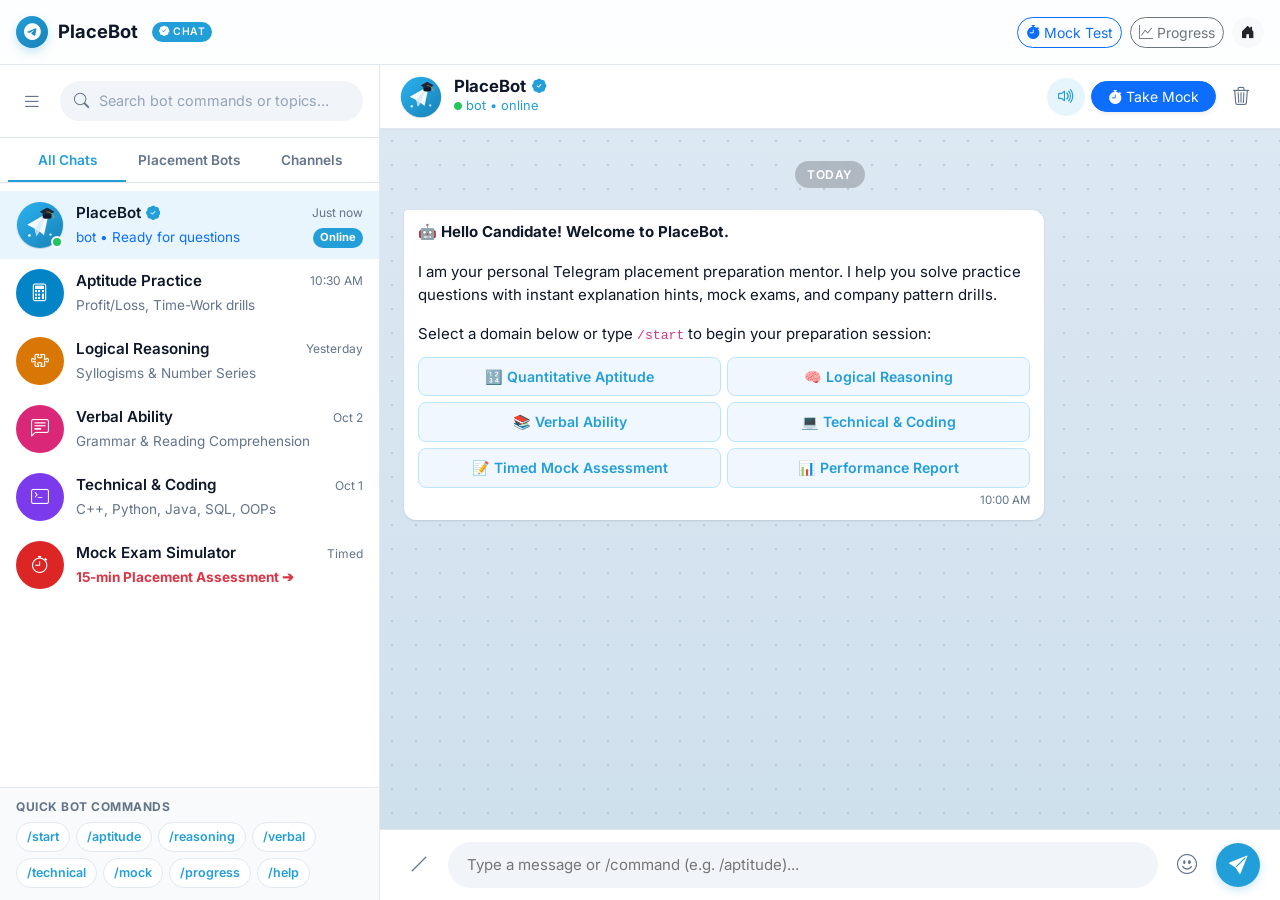
<file: chat.html>
<!DOCTYPE html>
<html lang="en">
<head>
  <meta charset="UTF-8">
  <meta name="viewport" content="width=device-width, initial-scale=1.0">
  <title>PlaceBot – Telegram Placement Preparation Chatbot</title>
  <meta name="description" content="Simulated Telegram chatbot interface for college placement preparation with interactive questions, inline keyboards and instant grading.">
  
  <!-- Google Fonts: Inter -->
  <link rel="preconnect" href="https://fonts.googleapis.com">
  <link rel="preconnect" href="https://fonts.gstatic.com" crossorigin>
  <link href="https://fonts.googleapis.com/css2?family=Inter:wght@400;500;600;700;800&display=swap" rel="stylesheet">
  
  <!-- Bootstrap 5 CSS -->
  <link href="https://cdn.jsdelivr.net/npm/bootstrap@5.3.3/dist/css/bootstrap.min.css" rel="stylesheet">
  
  <!-- Bootstrap Icons -->
  <link rel="stylesheet" href="https://cdn.jsdelivr.net/npm/bootstrap-icons@1.11.3/font/bootstrap-icons.min.css">
  
  <!-- Custom Styles -->
  <link rel="stylesheet" href="css/style.css">
  <link rel="stylesheet" href="css/chat.css">
  <link rel="stylesheet" href="css/responsive.css">
</head>
<body style="background: #e6eef5; overflow-y: hidden;">

  <!-- Compact App Header -->
  <nav class="navbar navbar-expand-lg navbar-placebot py-2" style="height: 65px;">
    <div class="container-fluid px-3">
      <a class="navbar-brand navbar-brand-custom" href="index.html">
        <div class="brand-icon-wrap" style="width: 32px; height: 32px; font-size: 1.05rem;">
          <i class="bi bi-telegram"></i>
        </div>
        <span style="font-size: 1.15rem;">PlaceBot</span>
        <span class="brand-badge"><i class="bi bi-patch-check-fill"></i> CHAT</span>
      </a>

      <div class="d-flex align-items-center gap-2">
        <a href="quiz.html" class="btn btn-sm btn-outline-primary rounded-pill d-none d-sm-inline-flex align-items-center gap-1">
          <i class="bi bi-stopwatch-fill"></i> Mock Test
        </a>
        <a href="progress.html" class="btn btn-sm btn-outline-secondary rounded-pill d-none d-sm-inline-flex align-items-center gap-1">
          <i class="bi bi-graph-up"></i> Progress
        </a>
        <a href="index.html" class="btn btn-sm btn-light rounded-circle" title="Exit to Home">
          <i class="bi bi-house-door-fill text-dark"></i>
        </a>
      </div>
    </div>
  </nav>

  <!-- Telegram Desktop / Web Application Workspace -->
  <div class="telegram-app-container">

    <!-- ================= LEFT SIDEBAR ================= -->
    <aside class="tg-sidebar" id="tgSidebar">
      <!-- Search Bar -->
      <div class="tg-sidebar-header">
        <button class="sidebar-menu-btn" title="Menu">
          <i class="bi bi-list"></i>
        </button>
        <div class="sidebar-search-box">
          <i class="bi bi-search"></i>
          <input type="text" placeholder="Search bot commands or topics...">
        </div>
      </div>

      <!-- Tabs -->
      <div class="tg-chat-tabs">
        <div class="tg-chat-tab active">All Chats</div>
        <div class="tg-chat-tab">Placement Bots</div>
        <div class="tg-chat-tab">Channels</div>
      </div>

      <!-- Chats List -->
      <div class="tg-chat-list">
        <!-- Main Bot -->
        <a href="#" class="tg-chat-item active" data-channel="all">
          <div class="tg-avatar-wrap">
            <img src="images/bot-avatar.svg" alt="PlaceBot" class="tg-avatar">
            <span class="status-dot"></span>
          </div>
          <div class="tg-chat-info">
            <div class="tg-chat-topline">
              <span class="tg-chat-name">
                PlaceBot <i class="bi bi-patch-check-fill verified-icon"></i>
              </span>
              <span class="tg-chat-time">Just now</span>
            </div>
            <div class="tg-chat-preview">
              <span class="tg-chat-lastmsg text-primary">bot • Ready for questions</span>
              <span class="tg-chat-badge">Online</span>
            </div>
          </div>
        </a>

        <!-- Aptitude Channel -->
        <a href="#" class="tg-chat-item" data-channel="aptitude">
          <div class="tg-avatar-wrap">
            <div class="tg-avatar cat-aptitude"><i class="bi bi-calculator"></i></div>
          </div>
          <div class="tg-chat-info">
            <div class="tg-chat-topline">
              <span class="tg-chat-name">Aptitude Practice</span>
              <span class="tg-chat-time">10:30 AM</span>
            </div>
            <div class="tg-chat-preview">
              <span class="tg-chat-lastmsg">Profit/Loss, Time-Work drills</span>
            </div>
          </div>
        </a>

        <!-- Reasoning Channel -->
        <a href="#" class="tg-chat-item" data-channel="reasoning">
          <div class="tg-avatar-wrap">
            <div class="tg-avatar cat-reasoning"><i class="bi bi-puzzle"></i></div>
          </div>
          <div class="tg-chat-info">
            <div class="tg-chat-topline">
              <span class="tg-chat-name">Logical Reasoning</span>
              <span class="tg-chat-time">Yesterday</span>
            </div>
            <div class="tg-chat-preview">
              <span class="tg-chat-lastmsg">Syllogisms & Number Series</span>
            </div>
          </div>
        </a>

        <!-- Verbal Channel -->
        <a href="#" class="tg-chat-item" data-channel="verbal">
          <div class="tg-avatar-wrap">
            <div class="tg-avatar cat-verbal"><i class="bi bi-chat-left-text"></i></div>
          </div>
          <div class="tg-chat-info">
            <div class="tg-chat-topline">
              <span class="tg-chat-name">Verbal Ability</span>
              <span class="tg-chat-time">Oct 2</span>
            </div>
            <div class="tg-chat-preview">
              <span class="tg-chat-lastmsg">Grammar & Reading Comprehension</span>
            </div>
          </div>
        </a>

        <!-- Technical Channel -->
        <a href="#" class="tg-chat-item" data-channel="technical">
          <div class="tg-avatar-wrap">
            <div class="tg-avatar cat-tech"><i class="bi bi-terminal"></i></div>
          </div>
          <div class="tg-chat-info">
            <div class="tg-chat-topline">
              <span class="tg-chat-name">Technical & Coding</span>
              <span class="tg-chat-time">Oct 1</span>
            </div>
            <div class="tg-chat-preview">
              <span class="tg-chat-lastmsg">C++, Python, Java, SQL, OOPs</span>
            </div>
          </div>
        </a>

        <!-- Mock Exam Direct -->
        <a href="quiz.html" class="tg-chat-item">
          <div class="tg-avatar-wrap">
            <div class="tg-avatar cat-mock"><i class="bi bi-stopwatch"></i></div>
          </div>
          <div class="tg-chat-info">
            <div class="tg-chat-topline">
              <span class="tg-chat-name">Mock Exam Simulator</span>
              <span class="tg-chat-time">Timed</span>
            </div>
            <div class="tg-chat-preview">
              <span class="tg-chat-lastmsg text-danger fw-bold">15-min Placement Assessment ➔</span>
            </div>
          </div>
        </a>
      </div>

      <!-- Quick Commands Bar -->
      <div class="tg-quick-commands">
        <h6>Quick Bot Commands</h6>
        <div class="cmd-chips-wrap">
          <span class="cmd-chip" data-cmd="/start">/start</span>
          <span class="cmd-chip" data-cmd="/aptitude">/aptitude</span>
          <span class="cmd-chip" data-cmd="/reasoning">/reasoning</span>
          <span class="cmd-chip" data-cmd="/verbal">/verbal</span>
          <span class="cmd-chip" data-cmd="/technical">/technical</span>
          <span class="cmd-chip" data-cmd="/mock">/mock</span>
          <span class="cmd-chip" data-cmd="/progress">/progress</span>
          <span class="cmd-chip" data-cmd="/help">/help</span>
        </div>
      </div>
    </aside>

    <!-- ================= MAIN CHAT AREA ================= -->
    <main class="tg-main-chat">

      <!-- Telegram Header -->
      <div class="tg-chat-header">
        <div class="header-left">
          <button class="header-toggle-sidebar" id="toggleSidebarBtn" title="Toggle chats">
            <i class="bi bi-arrow-left"></i>
          </button>
          <div class="header-avatar-wrap">
            <img src="images/bot-avatar.svg" alt="PlaceBot" class="header-avatar">
          </div>
          <div class="header-title-wrap">
            <h4>
              PlaceBot <i class="bi bi-patch-check-fill verified-icon"></i>
            </h4>
            <div class="header-subtitle">
              <i class="bi bi-circle-fill" style="font-size: 0.5rem; color: var(--success);"></i> bot • online
            </div>
          </div>
        </div>

        <div class="header-actions">
          <button class="header-icon-btn active-audio" id="audioToggleBtn" title="Toggle Sound Feedback">
            <i class="bi bi-volume-up"></i>
          </button>
          <a href="quiz.html" class="btn btn-sm btn-primary rounded-pill px-3 d-flex align-items-center gap-1 shadow-sm">
            <i class="bi bi-stopwatch-fill"></i> <span class="d-none d-md-inline">Take Mock</span>
          </a>
          <button class="header-icon-btn" onclick="window.PlaceBotApp.triggerCommand('/clear')" title="Clear Chat Screen">
            <i class="bi bi-trash3"></i>
          </button>
        </div>
      </div>

      <!-- Messages Viewport with classic Telegram Wallpaper -->
      <div class="tg-messages-viewport" id="chatMessagesViewport">
        <!-- Date Badge -->
        <div class="chat-date-pill">TODAY</div>

        <!-- Initial Welcome Message from PlaceBot -->
        <div class="msg-row incoming">
          <div class="msg-bubble">
            <div class="msg-text-content">
              <p>🤖 <strong>Hello Candidate! Welcome to PlaceBot.</strong></p>
              <p>I am your personal Telegram placement preparation mentor. I help you solve practice questions with instant explanation hints, mock exams, and company pattern drills.</p>
              <p>Select a domain below or type <code>/start</code> to begin your preparation session:</p>
            </div>

            <!-- Telegram Inline Keyboard Buttons -->
            <div class="tg-inline-keyboard">
              <div class="tg-keyboard-grid">
                <button class="tg-btn-action" onclick="window.PlaceBotApp.triggerCommand('/aptitude')">
                  🔢 Quantitative Aptitude
                </button>
                <button class="tg-btn-action" onclick="window.PlaceBotApp.triggerCommand('/reasoning')">
                  🧠 Logical Reasoning
                </button>
                <button class="tg-btn-action" onclick="window.PlaceBotApp.triggerCommand('/verbal')">
                  📚 Verbal Ability
                </button>
                <button class="tg-btn-action" onclick="window.PlaceBotApp.triggerCommand('/technical')">
                  💻 Technical & Coding
                </button>
                <button class="tg-btn-action" onclick="window.PlaceBotApp.triggerCommand('/mock')">
                  📝 Timed Mock Assessment
                </button>
                <button class="tg-btn-action" onclick="window.PlaceBotApp.triggerCommand('/progress')">
                  📊 Performance Report
                </button>
              </div>
            </div>

            <div class="bubble-footer">
              <span>10:00 AM</span>
            </div>
          </div>
        </div>
      </div>

      <!-- Chat Input Area -->
      <div class="tg-chat-input-container">

        <!-- Command Suggestion Popup (appears when user types '/') -->
        <div class="tg-commands-popup" id="commandsPopup">
          <div class="popup-header">Suggested PlaceBot Commands</div>
          <div class="popup-cmd-item" data-cmd="/start">
            <span class="cmd-badge">/start</span>
            <span class="cmd-desc">Restart PlaceBot & main topic menu</span>
          </div>
          <div class="popup-cmd-item" data-cmd="/aptitude">
            <span class="cmd-badge">/aptitude</span>
            <span class="cmd-desc">Quantitative Aptitude questions</span>
          </div>
          <div class="popup-cmd-item" data-cmd="/reasoning">
            <span class="cmd-badge">/reasoning</span>
            <span class="cmd-desc">Logical & Analytical reasoning practice</span>
          </div>
          <div class="popup-cmd-item" data-cmd="/verbal">
            <span class="cmd-badge">/verbal</span>
            <span class="cmd-desc">Verbal English & grammar drills</span>
          </div>
          <div class="popup-cmd-item" data-cmd="/technical">
            <span class="cmd-badge">/technical</span>
            <span class="cmd-desc">C++, Python, Java, SQL & OOPs questions</span>
          </div>
          <div class="popup-cmd-item" data-cmd="/mock">
            <span class="cmd-badge">/mock</span>
            <span class="cmd-desc">Launch 15-minute Timed Mock Test</span>
          </div>
          <div class="popup-cmd-item" data-cmd="/progress">
            <span class="cmd-badge">/progress</span>
            <span class="cmd-desc">Check accuracy rate & test stats</span>
          </div>
        </div>

        <!-- Input Bar -->
        <div class="tg-input-bar">
          <button class="input-icon-btn" title="Commands list" onclick="document.getElementById('commandsPopup').classList.toggle('show')">
            <i class="bi bi-slash-lg"></i>
          </button>

          <input type="text" id="chatInputField" class="chat-input-field" placeholder="Type a message or /command (e.g. /aptitude)..." autocomplete="off">

          <button class="input-icon-btn d-none d-sm-flex" title="Emoji">
            <i class="bi bi-emoji-smile"></i>
          </button>

          <button id="chatSendBtn" class="chat-send-btn" title="Send message">
            <i class="bi bi-send-fill"></i>
          </button>
        </div>
      </div>
    </main>
  </div>

  <!-- Bootstrap 5 JS Bundle -->
  <script src="https://cdn.jsdelivr.net/npm/bootstrap@5.3.3/dist/js/bootstrap.bundle.min.js"></script>
  <!-- Main Global JS -->
  <script src="js/main.js"></script>
  <!-- Chat Engine JS -->
  <script src="js/chat.js"></script>
</body>
</html>
</file>
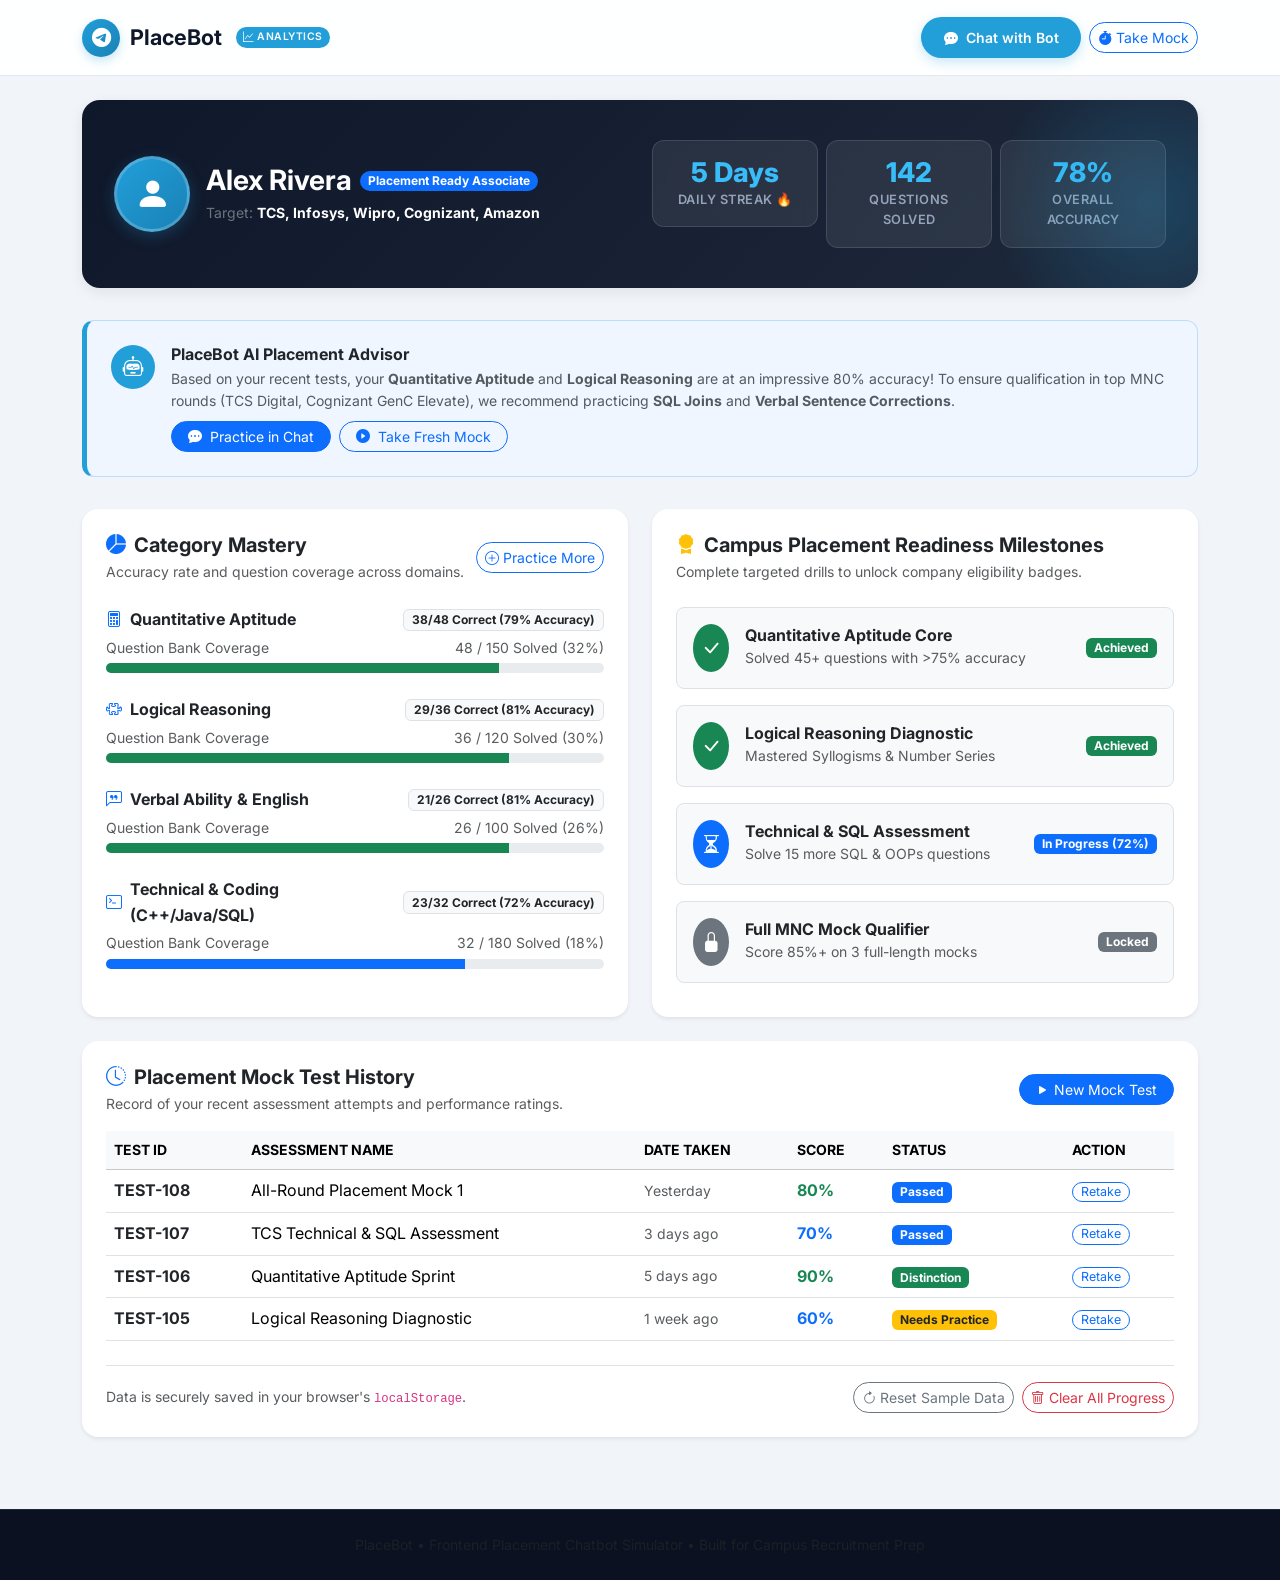
<file: progress.html>
<!DOCTYPE html>
<html lang="en">
<head>
  <meta charset="UTF-8">
  <meta name="viewport" content="width=device-width, initial-scale=1.0">
  <title>PlaceBot – Student Placement Preparation Progress & Analytics</title>
  <meta name="description" content="Track your placement preparation journey with PlaceBot. Category mastery, test history, placement streak, and AI-powered recommendations.">
  
  <!-- Google Fonts: Inter -->
  <link rel="preconnect" href="https://fonts.googleapis.com">
  <link rel="preconnect" href="https://fonts.gstatic.com" crossorigin>
  <link href="https://fonts.googleapis.com/css2?family=Inter:wght@400;500;600;700;800&display=swap" rel="stylesheet">
  
  <!-- Bootstrap 5 CSS -->
  <link href="https://cdn.jsdelivr.net/npm/bootstrap@5.3.3/dist/css/bootstrap.min.css" rel="stylesheet">
  
  <!-- Bootstrap Icons -->
  <link rel="stylesheet" href="https://cdn.jsdelivr.net/npm/bootstrap-icons@1.11.3/font/bootstrap-icons.min.css">
  
  <!-- Custom Styles -->
  <link rel="stylesheet" href="css/style.css">
  <link rel="stylesheet" href="css/responsive.css">

  <style>
    .progress-profile-card {
      background: linear-gradient(135deg, #0F172A 0%, #1E293B 100%);
      color: white;
      border-radius: var(--radius-lg);
      padding: 2.5rem 2rem;
      position: relative;
      overflow: hidden;
      box-shadow: var(--shadow-md);
      margin-bottom: 2rem;
    }

    .progress-profile-card::after {
      content: "";
      position: absolute;
      top: -30%;
      right: -10%;
      width: 320px;
      height: 320px;
      background: radial-gradient(circle, rgba(34, 158, 217, 0.25) 0%, transparent 70%);
      pointer-events: none;
    }

    .profile-avatar-wrap {
      width: 76px;
      height: 76px;
      border-radius: 50%;
      background: linear-gradient(135deg, #229ED9, #1982b6);
      border: 3px solid rgba(255, 255, 255, 0.2);
      display: flex;
      align-items: center;
      justify-content: center;
      font-size: 2.2rem;
      color: white;
      box-shadow: 0 4px 15px var(--primary-glow);
    }

    .stat-pill-box {
      background: rgba(255, 255, 255, 0.08);
      border: 1px solid rgba(255, 255, 255, 0.12);
      backdrop-filter: blur(6px);
      border-radius: var(--radius-md);
      padding: 1rem 1.25rem;
      text-align: center;
    }

    .stat-pill-box h3 {
      font-size: 1.7rem;
      font-weight: 800;
      margin: 0;
      color: #38bdf8;
    }

    .stat-pill-box p {
      font-size: 0.8rem;
      color: #94a3b8;
      margin: 0;
      font-weight: 600;
      text-transform: uppercase;
      letter-spacing: 0.5px;
    }

    .advisor-callout {
      background: #eff6ff;
      border: 1px solid #bfdbfe;
      border-left: 5px solid #229ED9;
      border-radius: var(--radius-md);
      padding: 1.5rem;
      margin-bottom: 2rem;
    }
  </style>
</head>
<body style="background: #f1f5f9;">

  <!-- Navbar -->
  <nav class="navbar navbar-expand-lg navbar-placebot">
    <div class="container">
      <a class="navbar-brand navbar-brand-custom" href="index.html">
        <div class="brand-icon-wrap">
          <i class="bi bi-telegram"></i>
        </div>
        <span>PlaceBot</span>
        <span class="brand-badge"><i class="bi bi-graph-up"></i> ANALYTICS</span>
      </a>

      <div class="d-flex align-items-center gap-2">
        <a href="chat.html" class="btn btn-telegram btn-sm">
          <i class="bi bi-chat-dots-fill"></i> Chat with Bot
        </a>
        <a href="quiz.html" class="btn btn-outline-primary btn-sm rounded-pill">
          <i class="bi bi-stopwatch-fill"></i> Take Mock
        </a>
      </div>
    </div>
  </nav>

  <!-- Main Container -->
  <main class="py-4">
    <div class="container">

      <!-- Student Profile Header Banner -->
      <div class="progress-profile-card">
        <div class="row align-items-center g-4">
          <div class="col-lg-6">
            <div class="d-flex align-items-center gap-3">
              <div class="profile-avatar-wrap">
                <i class="bi bi-person-fill"></i>
              </div>
              <div>
                <div class="d-flex align-items-center gap-2 mb-1">
                  <h3 class="fw-bold mb-0 text-white" id="progStudentName">Candidate</h3>
                  <span class="badge bg-primary rounded-pill small" id="progLevelTitle">Placement Ready Associate</span>
                </div>
                <p class="text-secondary small mb-0">
                  Target: <strong class="text-white">TCS, Infosys, Wipro, Cognizant, Amazon</strong>
                </p>
              </div>
            </div>
          </div>

          <div class="col-lg-6">
            <div class="row g-2">
              <div class="col-4">
                <div class="stat-pill-box">
                  <h3 id="progStreakCount">5 Days</h3>
                  <p>Daily Streak 🔥</p>
                </div>
              </div>
              <div class="col-4">
                <div class="stat-pill-box">
                  <h3 id="progTotalSolved">142</h3>
                  <p>Questions Solved</p>
                </div>
              </div>
              <div class="col-4">
                <div class="stat-pill-box">
                  <h3 id="progOverallAccuracy">78%</h3>
                  <p>Overall Accuracy</p>
                </div>
              </div>
            </div>
          </div>
        </div>
      </div>

      <!-- PlaceBot AI Insights Card -->
      <div class="advisor-callout" id="botInsightsCard">
        <!-- Rendered dynamically by progress.js -->
      </div>

      <div class="row g-4">
        <!-- Left Column: Category Mastery Progress -->
        <div class="col-lg-6">
          <div class="card border-0 shadow-sm rounded-4 p-4 h-100 bg-white">
            <div class="d-flex align-items-center justify-content-between mb-4">
              <div>
                <h5 class="fw-bold text-dark mb-1"><i class="bi bi-pie-chart-fill text-primary me-2"></i>Category Mastery</h5>
                <p class="text-muted small mb-0">Accuracy rate and question coverage across domains.</p>
              </div>
              <a href="chat.html" class="btn btn-sm btn-outline-primary rounded-pill">
                <i class="bi bi-plus-circle"></i> Practice More
              </a>
            </div>

            <!-- Category Bars List -->
            <div id="progressCategoryBars">
              <!-- Dynamically populated via progress.js -->
            </div>
          </div>
        </div>

        <!-- Right Column: Campus Readiness Checklist & Goal -->
        <div class="col-lg-6">
          <div class="card border-0 shadow-sm rounded-4 p-4 h-100 bg-white">
            <h5 class="fw-bold text-dark mb-1"><i class="bi bi-award-fill text-warning me-2"></i>Campus Placement Readiness Milestones</h5>
            <p class="text-muted small mb-4">Complete targeted drills to unlock company eligibility badges.</p>

            <div class="d-flex flex-column gap-3">
              <div class="d-flex align-items-center justify-content-between p-3 rounded-3 bg-light border">
                <div class="d-flex align-items-center gap-3">
                  <div class="bg-success text-white p-2 rounded-circle">
                    <i class="bi bi-check-lg fs-5"></i>
                  </div>
                  <div>
                    <h6 class="fw-bold mb-0 text-dark">Quantitative Aptitude Core</h6>
                    <small class="text-muted">Solved 45+ questions with >75% accuracy</small>
                  </div>
                </div>
                <span class="badge bg-success">Achieved</span>
              </div>

              <div class="d-flex align-items-center justify-content-between p-3 rounded-3 bg-light border">
                <div class="d-flex align-items-center gap-3">
                  <div class="bg-success text-white p-2 rounded-circle">
                    <i class="bi bi-check-lg fs-5"></i>
                  </div>
                  <div>
                    <h6 class="fw-bold mb-0 text-dark">Logical Reasoning Diagnostic</h6>
                    <small class="text-muted">Mastered Syllogisms & Number Series</small>
                  </div>
                </div>
                <span class="badge bg-success">Achieved</span>
              </div>

              <div class="d-flex align-items-center justify-content-between p-3 rounded-3 bg-light border">
                <div class="d-flex align-items-center gap-3">
                  <div class="bg-primary text-white p-2 rounded-circle">
                    <i class="bi bi-hourglass-split fs-5"></i>
                  </div>
                  <div>
                    <h6 class="fw-bold mb-0 text-dark">Technical & SQL Assessment</h6>
                    <small class="text-muted">Solve 15 more SQL & OOPs questions</small>
                  </div>
                </div>
                <span class="badge bg-primary">In Progress (72%)</span>
              </div>

              <div class="d-flex align-items-center justify-content-between p-3 rounded-3 bg-light border">
                <div class="d-flex align-items-center gap-3">
                  <div class="bg-secondary text-white p-2 rounded-circle">
                    <i class="bi bi-lock-fill fs-5"></i>
                  </div>
                  <div>
                    <h6 class="fw-bold mb-0 text-dark">Full MNC Mock Qualifier</h6>
                    <small class="text-muted">Score 85%+ on 3 full-length mocks</small>
                  </div>
                </div>
                <span class="badge bg-secondary">Locked</span>
              </div>
            </div>
          </div>
        </div>
      </div>

      <!-- Test History Table -->
      <div class="card border-0 shadow-sm rounded-4 p-4 mt-4 bg-white">
        <div class="d-flex align-items-center justify-content-between flex-wrap gap-2 mb-3">
          <div>
            <h5 class="fw-bold text-dark mb-1"><i class="bi bi-clock-history text-primary me-2"></i>Placement Mock Test History</h5>
            <p class="text-muted small mb-0">Record of your recent assessment attempts and performance ratings.</p>
          </div>
          <a href="quiz.html" class="btn btn-primary rounded-pill btn-sm px-3">
            <i class="bi bi-play-fill"></i> New Mock Test
          </a>
        </div>

        <div class="table-responsive">
          <table class="table table-hover align-middle mb-0">
            <thead class="table-light small text-uppercase text-muted">
              <tr>
                <th>Test ID</th>
                <th>Assessment Name</th>
                <th>Date Taken</th>
                <th>Score</th>
                <th>Status</th>
                <th>Action</th>
              </tr>
            </thead>
            <tbody id="testHistoryTbody">
              <!-- Dynamically populated via progress.js -->
            </tbody>
          </table>
        </div>

        <!-- Progress Data Controls -->
        <div class="mt-4 pt-3 border-top d-flex align-items-center justify-content-between flex-wrap gap-2">
          <span class="text-muted small">
            Data is securely saved in your browser's <code>localStorage</code>.
          </span>
          <div class="d-flex gap-2">
            <button class="btn btn-sm btn-outline-secondary rounded-pill" id="btnSeedSampleData">
              <i class="bi bi-arrow-clockwise"></i> Reset Sample Data
            </button>
            <button class="btn btn-sm btn-outline-danger rounded-pill" id="btnResetProgress">
              <i class="bi bi-trash"></i> Clear All Progress
            </button>
          </div>
        </div>
      </div>

    </div>
  </main>

  <!-- Footer -->
  <footer class="footer-main py-4 mt-5">
    <div class="container text-center small text-muted">
      PlaceBot • Frontend Placement Chatbot Simulator • Built for Campus Recruitment Prep
    </div>
  </footer>

  <!-- Bootstrap 5 JS Bundle -->
  <script src="https://cdn.jsdelivr.net/npm/bootstrap@5.3.3/dist/js/bootstrap.bundle.min.js"></script>
  <!-- Global Main JS -->
  <script src="js/main.js"></script>
  <!-- Progress Dashboard JS -->
  <script src="js/progress.js"></script>
</body>
</html>
</file>
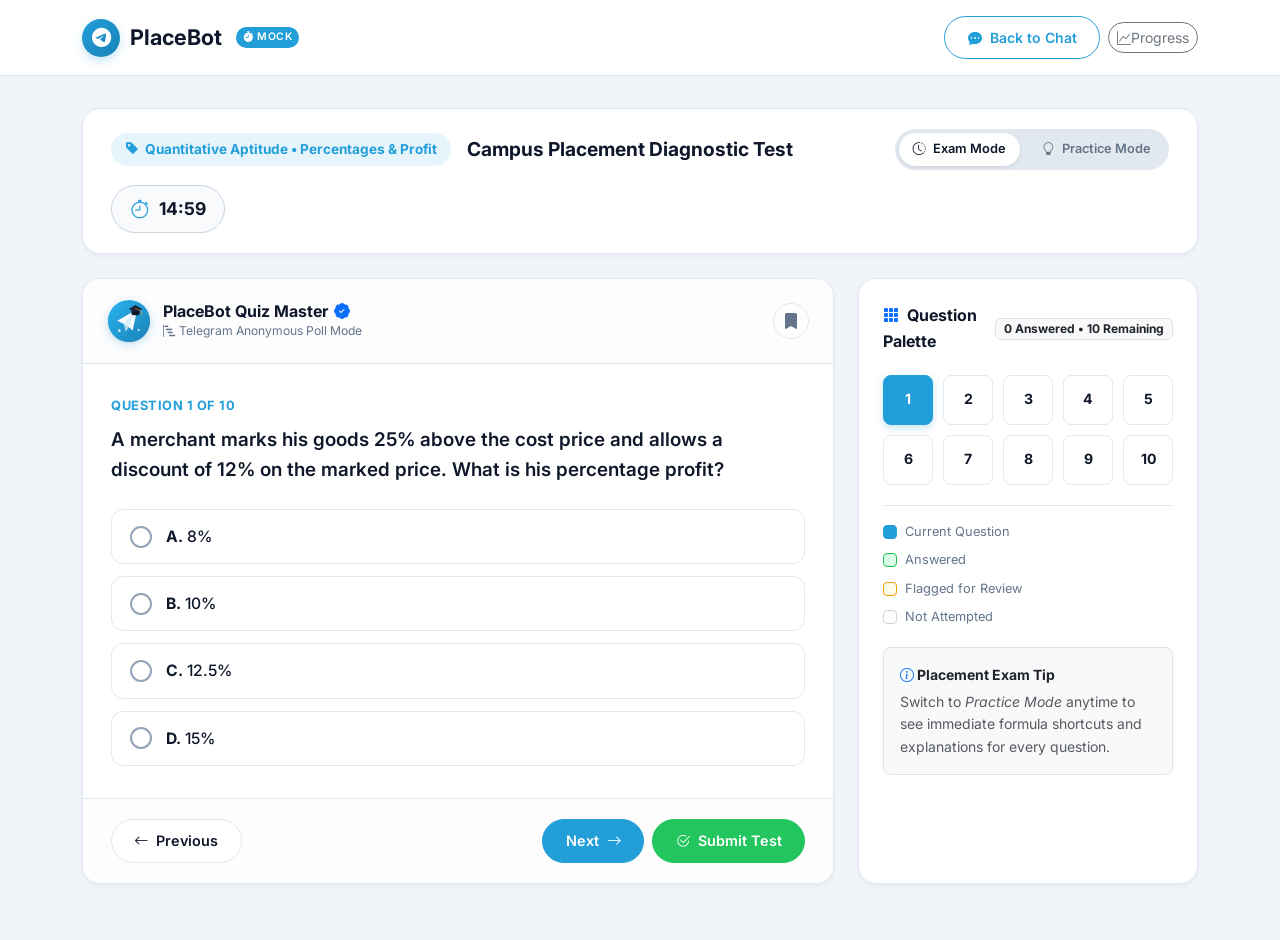
<file: quiz.html>
<!DOCTYPE html>
<html lang="en">
<head>
  <meta charset="UTF-8">
  <meta name="viewport" content="width=device-width, initial-scale=1.0">
  <title>PlaceBot – Placement Mock Test & Telegram Quiz Simulator</title>
  <meta name="description" content="Simulate real campus placement online assessments with PlaceBot. Timed test, telegram poll questions, multi-domain practice and instant solutions.">
  
  <!-- Google Fonts: Inter -->
  <link rel="preconnect" href="https://fonts.googleapis.com">
  <link rel="preconnect" href="https://fonts.gstatic.com" crossorigin>
  <link href="https://fonts.googleapis.com/css2?family=Inter:wght@400;500;600;700;800&display=swap" rel="stylesheet">
  
  <!-- Bootstrap 5 CSS -->
  <link href="https://cdn.jsdelivr.net/npm/bootstrap@5.3.3/dist/css/bootstrap.min.css" rel="stylesheet">
  
  <!-- Bootstrap Icons -->
  <link rel="stylesheet" href="https://cdn.jsdelivr.net/npm/bootstrap-icons@1.11.3/font/bootstrap-icons.min.css">
  
  <!-- Custom Styles -->
  <link rel="stylesheet" href="css/style.css">
  <link rel="stylesheet" href="css/quiz.css">
  <link rel="stylesheet" href="css/responsive.css">
</head>
<body>

  <!-- Top App Navigation -->
  <nav class="navbar navbar-expand-lg navbar-placebot">
    <div class="container">
      <a class="navbar-brand navbar-brand-custom" href="index.html">
        <div class="brand-icon-wrap">
          <i class="bi bi-telegram"></i>
        </div>
        <span>PlaceBot</span>
        <span class="brand-badge"><i class="bi bi-stopwatch-fill"></i> MOCK</span>
      </a>

      <div class="d-flex align-items-center gap-2">
        <a href="chat.html" class="btn btn-telegram-outline btn-sm">
          <i class="bi bi-chat-dots-fill"></i> Back to Chat
        </a>
        <a href="progress.html" class="btn btn-outline-secondary btn-sm rounded-pill d-none d-sm-inline-flex">
          <i class="bi bi-graph-up"></i> Progress
        </a>
      </div>
    </div>
  </nav>

  <!-- Quiz Page Container -->
  <div class="quiz-page-wrapper">
    <div class="container">

      <!-- Top Control Bar Card -->
      <div class="quiz-topbar-card">
        <div class="quiz-meta-info">
          <div class="quiz-category-badge" id="quizCategoryBadge">
            <i class="bi bi-tag-fill"></i> Quantitative Aptitude
          </div>
          <h2 class="quiz-title-text d-none d-md-block">Campus Placement Diagnostic Test</h2>
        </div>

        <!-- Mode Switcher -->
        <div class="quiz-mode-switch">
          <button class="mode-btn active" id="modeExamBtn">
            <i class="bi bi-clock-history me-1"></i> Exam Mode
          </button>
          <button class="mode-btn" id="modePracticeBtn">
            <i class="bi bi-lightbulb me-1"></i> Practice Mode
          </button>
        </div>

        <!-- Live Countdown Timer -->
        <div class="quiz-timer-pill" id="timerPill">
          <i class="bi bi-stopwatch timer-icon"></i>
          <span id="timerDisplay">15:00</span>
        </div>
      </div>

      <!-- Main Content Grid -->
      <div class="quiz-content-grid">

        <!-- Left: Telegram Poll Question Card -->
        <div class="telegram-poll-card">
          <!-- Poll Card Header -->
          <div class="poll-header">
            <div class="poll-author">
              <img src="images/bot-avatar.svg" alt="PlaceBot" class="poll-bot-avatar">
              <div>
                <h3 class="poll-author-name">
                  PlaceBot Quiz Master <i class="bi bi-patch-check-fill text-primary"></i>
                </h3>
                <div class="poll-badge-type">
                  <i class="bi bi-bar-chart-steps"></i> Telegram Anonymous Poll Mode
                </div>
              </div>
            </div>

            <div class="poll-tools">
              <button class="btn-tool-icon" id="btnFlagQuestion" title="Flag this question for later review">
                <i class="bi bi-bookmark-fill"></i>
              </button>
            </div>
          </div>

          <!-- Question Body -->
          <div class="poll-body">
            <div class="question-number-pill" id="quizQuestionNumPill">
              Question 1 of 10
            </div>

            <div class="poll-question-text" id="quizQuestionText">
              Loading question from placement question bank...
            </div>

            <!-- Optional Code Block Display -->
            <div id="quizCodeSnippetWrap" style="display: none;"></div>

            <!-- Telegram Poll Radio Option Items -->
            <div class="poll-options-list" id="quizOptionsList">
              <!-- Dynamically populated via quiz.js -->
            </div>

            <!-- Instant Explanation for Practice Mode -->
            <div class="quiz-instant-explanation" id="practiceExplanationBox">
              <!-- Populated when answering in practice mode -->
            </div>
          </div>

          <!-- Poll Footer Navigation Controls -->
          <div class="poll-footer-controls">
            <button class="btn-quiz-nav" id="btnPrevQuestion">
              <i class="bi bi-arrow-left"></i> Previous
            </button>

            <div class="d-flex align-items-center gap-2">
              <button class="btn-quiz-nav primary" id="btnNextQuestion">
                Next <i class="bi bi-arrow-right"></i>
              </button>
              <button class="btn-quiz-nav btn-submit-exam" id="btnSubmitAssessment">
                <i class="bi bi-check2-circle"></i> Submit Test
              </button>
            </div>
          </div>
        </div>

        <!-- Right: Question Navigator Palette -->
        <aside class="quiz-sidebar-card">
          <div class="navigator-title">
            <span><i class="bi bi-grid-3x3-gap-fill text-primary me-2"></i>Question Palette</span>
            <span class="badge bg-light text-dark border small" id="answeredStatsText">0 Answered</span>
          </div>

          <!-- Grid of 10 question numbers -->
          <div class="navigator-grid" id="quizNavGrid">
            <!-- Dynamically populated via quiz.js -->
          </div>

          <!-- Status Legend -->
          <div class="navigator-legend">
            <div class="legend-item">
              <div class="legend-color current"></div>
              <span>Current Question</span>
            </div>
            <div class="legend-item">
              <div class="legend-color answered"></div>
              <span>Answered</span>
            </div>
            <div class="legend-item">
              <div class="legend-color flagged"></div>
              <span>Flagged for Review</span>
            </div>
            <div class="legend-item">
              <div class="legend-color unanswered"></div>
              <span>Not Attempted</span>
            </div>
          </div>

          <!-- Quick Tip Card -->
          <div class="p-3 rounded-3 bg-light border small text-muted">
            <strong class="text-dark d-block mb-1"><i class="bi bi-info-circle text-primary"></i> Placement Exam Tip</strong>
            Switch to <em>Practice Mode</em> anytime to see immediate formula shortcuts and explanations for every question.
          </div>
        </aside>

      </div>
    </div>
  </div>

  <!-- Bootstrap 5 JS Bundle -->
  <script src="https://cdn.jsdelivr.net/npm/bootstrap@5.3.3/dist/js/bootstrap.bundle.min.js"></script>
  <!-- Global Main JS -->
  <script src="js/main.js"></script>
  <!-- Quiz Engine JS -->
  <script src="js/quiz.js"></script>
</body>
</html>
</file>
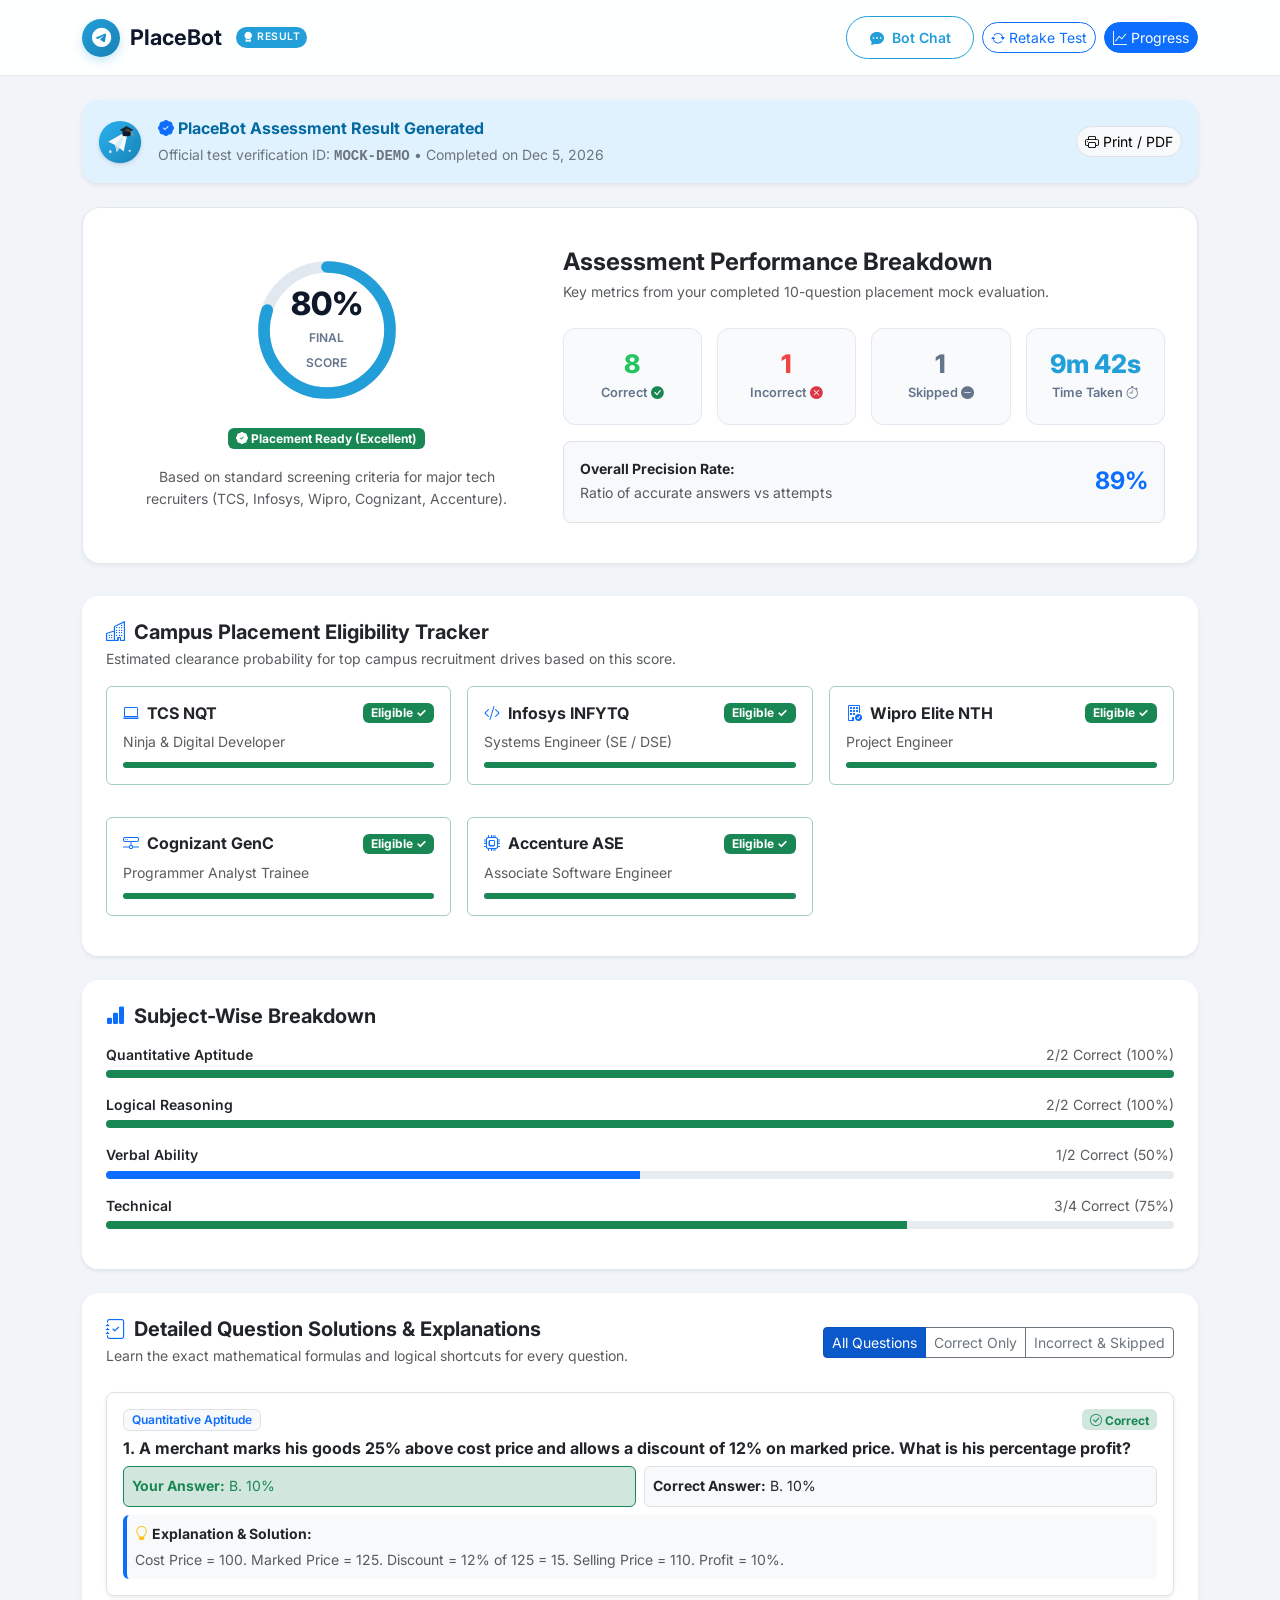
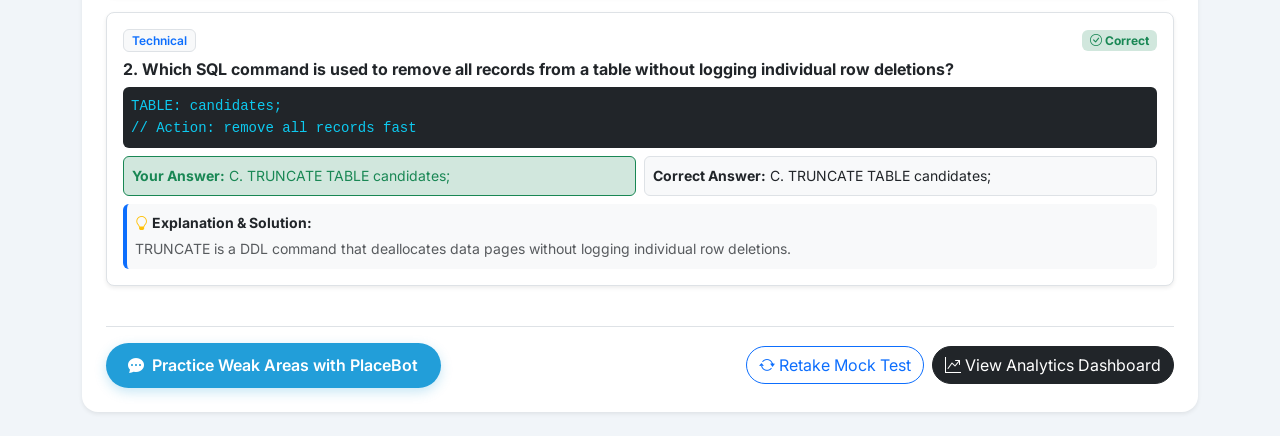
<file: result.html>
<!DOCTYPE html>
<html lang="en">
<head>
  <meta charset="UTF-8">
  <meta name="viewport" content="width=device-width, initial-scale=1.0">
  <title>PlaceBot – Placement Assessment Scorecard & Detailed Review</title>
  <meta name="description" content="View your comprehensive placement assessment scorecard, company readiness evaluation, category accuracy and step-by-step question solutions.">
  
  <!-- Google Fonts: Inter -->
  <link rel="preconnect" href="https://fonts.googleapis.com">
  <link rel="preconnect" href="https://fonts.gstatic.com" crossorigin>
  <link href="https://fonts.googleapis.com/css2?family=Inter:wght@400;500;600;700;800&display=swap" rel="stylesheet">
  
  <!-- Bootstrap 5 CSS -->
  <link href="https://cdn.jsdelivr.net/npm/bootstrap@5.3.3/dist/css/bootstrap.min.css" rel="stylesheet">
  
  <!-- Bootstrap Icons -->
  <link rel="stylesheet" href="https://cdn.jsdelivr.net/npm/bootstrap-icons@1.11.3/font/bootstrap-icons.min.css">
  
  <!-- Custom Styles -->
  <link rel="stylesheet" href="css/style.css">
  <link rel="stylesheet" href="css/responsive.css">

  <style>
    .result-hero-card {
      background: #FFFFFF;
      border: 1px solid var(--border-color);
      border-radius: var(--radius-lg);
      padding: 2.5rem 2rem;
      box-shadow: var(--shadow-sm);
      margin-bottom: 2rem;
      position: relative;
      overflow: hidden;
    }

    .result-score-ring {
      position: relative;
      width: 140px;
      height: 140px;
      margin: 0 auto 1.5rem;
    }

    .result-score-ring svg {
      width: 100%;
      height: 100%;
      transform: rotate(-90deg);
    }

    .ring-bg {
      fill: none;
      stroke: #e2e8f0;
      stroke-width: 10;
    }

    .ring-fill {
      fill: none;
      stroke: #229ED9;
      stroke-width: 10;
      stroke-linecap: round;
      stroke-dasharray: 339.29; /* 2 * PI * 54 */
      stroke-dashoffset: 339.29;
      transition: stroke-dashoffset 1.4s ease-out;
    }

    .ring-center-text {
      position: absolute;
      top: 50%;
      left: 50%;
      transform: translate(-50%, -50%);
      text-align: center;
    }

    .ring-center-text h2 {
      font-size: 2rem;
      font-weight: 800;
      color: var(--dark);
      margin: 0;
    }

    .ring-center-text span {
      font-size: 0.75rem;
      color: var(--muted);
      text-transform: uppercase;
      font-weight: 600;
    }

    .stats-metric-grid {
      display: grid;
      grid-template-columns: repeat(4, 1fr);
      gap: 15px;
      margin-top: 1.5rem;
    }

    .metric-card {
      background: #f8fafc;
      border: 1px solid var(--border-color);
      border-radius: var(--radius-md);
      padding: 1.25rem;
      text-align: center;
    }

    .metric-card h3 {
      font-size: 1.6rem;
      font-weight: 800;
      margin-bottom: 0.25rem;
    }

    .metric-card.correct h3 { color: var(--success); }
    .metric-card.wrong h3 { color: var(--danger); }
    .metric-card.time h3 { color: var(--primary); }
    .metric-card.accuracy h3 { color: #8b5cf6; }

    .metric-card p {
      font-size: 0.8rem;
      color: var(--muted);
      margin: 0;
      font-weight: 600;
    }

    @media print {
      .navbar, .btn-no-print, .footer-main {
        display: none !important;
      }
      body {
        background: white !important;
      }
    }
  </style>
</head>
<body style="background: #f1f5f9;">

  <!-- Navigation -->
  <nav class="navbar navbar-expand-lg navbar-placebot">
    <div class="container">
      <a class="navbar-brand navbar-brand-custom" href="index.html">
        <div class="brand-icon-wrap">
          <i class="bi bi-telegram"></i>
        </div>
        <span>PlaceBot</span>
        <span class="brand-badge"><i class="bi bi-award-fill"></i> RESULT</span>
      </a>

      <div class="d-flex align-items-center gap-2">
        <a href="chat.html" class="btn btn-telegram-outline btn-sm">
          <i class="bi bi-chat-dots-fill"></i> Bot Chat
        </a>
        <a href="quiz.html" class="btn btn-sm btn-outline-primary rounded-pill">
          <i class="bi bi-arrow-repeat"></i> Retake Test
        </a>
        <a href="progress.html" class="btn btn-sm btn-primary rounded-pill">
          <i class="bi bi-graph-up"></i> Progress
        </a>
      </div>
    </div>
  </nav>

  <!-- Page Body -->
  <main class="py-4">
    <div class="container">

      <!-- Telegram Bot Notification Banner -->
      <div class="alert alert-info border-0 shadow-sm rounded-4 d-flex align-items-center gap-3 mb-4 p-3" style="background: #e0f2fe; color: #0369a1;">
        <img src="images/bot-avatar.svg" width="44" height="44" alt="PlaceBot" class="rounded-circle shadow-sm">
        <div>
          <div class="fw-bold"><i class="bi bi-patch-check-fill text-primary"></i> PlaceBot Assessment Result Generated</div>
          <small class="text-secondary">Official test verification ID: <span id="resultTestId" class="fw-bold font-monospace">MOCK-DEMO</span> • Completed on <span id="resultDate">Today</span></small>
        </div>
        <div class="ms-auto btn-no-print d-none d-sm-block">
          <button class="btn btn-sm btn-light rounded-pill border" onclick="window.print()">
            <i class="bi bi-printer"></i> Print / PDF
          </button>
        </div>
      </div>

      <!-- Result Hero Score Card -->
      <div class="result-hero-card">
        <div class="row align-items-center">
          <div class="col-lg-5 text-center border-end-lg mb-4 mb-lg-0">
            <!-- Animated SVG Ring -->
            <div class="result-score-ring">
              <svg viewBox="0 0 120 120">
                <circle class="ring-bg" cx="60" cy="60" r="54"></circle>
                <circle class="ring-fill" id="scoreCircleIndicator" cx="60" cy="60" r="54"></circle>
              </svg>
              <div class="ring-center-text">
                <h2 id="scorePercentDisplay">0%</h2>
                <span>Final Score</span>
              </div>
            </div>

            <div class="mb-3">
              <span id="scoreGradeDisplay" class="badge bg-success fs-6 py-2 px-3">
                <i class="bi bi-patch-check-fill"></i> Placement Ready
              </span>
            </div>

            <p class="text-muted small px-3 mb-0">
              Based on standard screening criteria for major tech recruiters (TCS, Infosys, Wipro, Cognizant, Accenture).
            </p>
          </div>

          <div class="col-lg-7">
            <h4 class="fw-bold text-dark mb-1">Assessment Performance Breakdown</h4>
            <p class="text-muted small mb-3">Key metrics from your completed 10-question placement mock evaluation.</p>

            <div class="stats-metric-grid">
              <div class="metric-card correct">
                <h3 id="metricCorrectCount">0</h3>
                <p>Correct <i class="bi bi-check-circle-fill text-success"></i></p>
              </div>
              <div class="metric-card wrong">
                <h3 id="metricWrongCount">0</h3>
                <p>Incorrect <i class="bi bi-x-circle-fill text-danger"></i></p>
              </div>
              <div class="metric-card">
                <h3 id="metricSkippedCount" style="color: var(--muted);">0</h3>
                <p>Skipped <i class="bi bi-dash-circle-fill"></i></p>
              </div>
              <div class="metric-card time">
                <h3 id="metricTimeTaken">0m</h3>
                <p>Time Taken <i class="bi bi-stopwatch"></i></p>
              </div>
            </div>

            <!-- Accuracy Stat Row -->
            <div class="mt-3 p-3 bg-light rounded-3 border d-flex align-items-center justify-content-between">
              <div>
                <span class="fw-bold text-dark small d-block">Overall Precision Rate:</span>
                <span class="text-muted small">Ratio of accurate answers vs attempts</span>
              </div>
              <h4 class="fw-bold text-primary mb-0" id="metricAccuracyRate">0%</h4>
            </div>
          </div>
        </div>
      </div>

      <!-- Company Placement Readiness Section -->
      <div class="card border-0 shadow-sm rounded-4 mb-4 p-4 bg-white">
        <div class="d-flex align-items-center justify-content-between mb-3">
          <div>
            <h5 class="fw-bold text-dark mb-1"><i class="bi bi-buildings text-primary me-2"></i>Campus Placement Eligibility Tracker</h5>
            <p class="text-muted small mb-0">Estimated clearance probability for top campus recruitment drives based on this score.</p>
          </div>
        </div>

        <div class="row g-3" id="companyEligibilityWrap">
          <!-- Dynamically populated via result.js -->
        </div>
      </div>

      <!-- Category Performance Section -->
      <div class="card border-0 shadow-sm rounded-4 mb-4 p-4 bg-white">
        <h5 class="fw-bold text-dark mb-3"><i class="bi bi-bar-chart-fill text-primary me-2"></i>Subject-Wise Breakdown</h5>
        <div id="categoryBreakdownContainer">
          <!-- Dynamically populated via result.js -->
        </div>
      </div>

      <!-- Detailed Question-by-Question Solution Review -->
      <div class="card border-0 shadow-sm rounded-4 p-4 bg-white">
        <div class="d-flex align-items-center justify-content-between flex-wrap gap-2 mb-4">
          <div>
            <h5 class="fw-bold text-dark mb-1"><i class="bi bi-journal-check text-primary me-2"></i>Detailed Question Solutions & Explanations</h5>
            <p class="text-muted small mb-0">Learn the exact mathematical formulas and logical shortcuts for every question.</p>
          </div>

          <!-- Review Filter Tabs -->
          <div class="btn-group btn-group-sm">
            <button class="btn btn-primary review-filter-btn active" data-filter="all">All Questions</button>
            <button class="btn btn-outline-secondary review-filter-btn" data-filter="correct">Correct Only</button>
            <button class="btn btn-outline-secondary review-filter-btn" data-filter="incorrect">Incorrect & Skipped</button>
          </div>
        </div>

        <!-- Questions List Container -->
        <div id="reviewQuestionsList">
          <!-- Dynamically populated via result.js -->
        </div>

        <!-- Next Actions Bar -->
        <div class="mt-4 pt-3 border-top d-flex align-items-center justify-content-between flex-wrap gap-3 btn-no-print">
          <a href="chat.html" class="btn btn-telegram">
            <i class="bi bi-chat-dots-fill"></i> Practice Weak Areas with PlaceBot
          </a>
          <div class="d-flex gap-2">
            <a href="quiz.html" class="btn btn-outline-primary rounded-pill">
              <i class="bi bi-arrow-repeat"></i> Retake Mock Test
            </a>
            <a href="progress.html" class="btn btn-dark rounded-pill">
              <i class="bi bi-graph-up-arrow"></i> View Analytics Dashboard
            </a>
          </div>
        </div>
      </div>

    </div>
  </main>

  <!-- Bootstrap 5 JS Bundle -->
  <script src="https://cdn.jsdelivr.net/npm/bootstrap@5.3.3/dist/js/bootstrap.bundle.min.js"></script>
  <!-- Global Main JS -->
  <script src="js/main.js"></script>
  <!-- Result JS -->
  <script src="js/result.js"></script>
</body>
</html>
</file>
<file: css/style.css>
/* ==========================================================================
   PlaceBot - Global Styles & Design System
   Color Palette:
   - Primary: #229ED9 (Telegram Blue)
   - Dark: #0F172A
   - Card/Surface: #FFFFFF
   - Body Light: #F8FAFC
   - Success: #22C55E
   - Danger: #EF4444
   - Warning/Accent: #F59E0B
   - Muted: #64748B
   ========================================================================== */

:root {
  --primary: #229ED9;
  --primary-hover: #1982b6;
  --primary-light: #e6f5fc;
  --primary-glow: rgba(34, 158, 217, 0.25);
  --dark: #0F172A;
  --dark-surface: #1E293B;
  --dark-border: #334155;
  --light-bg: #F8FAFC;
  --card-bg: #FFFFFF;
  --success: #22C55E;
  --success-light: #ecfdf5;
  --danger: #EF4444;
  --danger-light: #fef2f2;
  --warning: #F59E0B;
  --warning-light: #fffbeb;
  --muted: #64748B;
  --border-color: #E2E8F0;
  --font-main: 'Inter', -apple-system, BlinkMacSystemFont, "Segoe UI", Roboto, sans-serif;
  --radius-sm: 8px;
  --radius-md: 12px;
  --radius-lg: 18px;
  --radius-full: 9999px;
  --shadow-sm: 0 2px 4px rgba(15, 23, 42, 0.05);
  --shadow-md: 0 4px 14px rgba(15, 23, 42, 0.08);
  --shadow-lg: 0 10px 30px rgba(15, 23, 42, 0.12);
  --transition: all 0.25s cubic-bezier(0.4, 0, 0.2, 1);
}

/* Global Reset & Base */
* {
  margin: 0;
  padding: 0;
  box-sizing: border-box;
}

body {
  font-family: var(--font-main);
  background-color: var(--light-bg);
  color: var(--dark);
  line-height: 1.6;
  overflow-x: hidden;
  -webkit-font-smoothing: antialiased;
}

a {
  text-decoration: none;
  color: inherit;
  transition: var(--transition);
}

/* Navbar */
.navbar-placebot {
  background: rgba(255, 255, 255, 0.92);
  backdrop-filter: blur(12px);
  -webkit-backdrop-filter: blur(12px);
  border-bottom: 1px solid var(--border-color);
  padding: 0.85rem 0;
  position: sticky;
  top: 0;
  z-index: 1020;
  transition: var(--transition);
}

.navbar-brand-custom {
  display: flex;
  align-items: center;
  gap: 10px;
  font-weight: 700;
  font-size: 1.35rem;
  color: var(--dark);
}

.brand-icon-wrap {
  width: 38px;
  height: 38px;
  background: linear-gradient(135deg, #229ED9, #1982b6);
  border-radius: 50%;
  display: flex;
  align-items: center;
  justify-content: center;
  color: white;
  font-size: 1.2rem;
  box-shadow: 0 4px 10px var(--primary-glow);
}

.brand-badge {
  background: #229ED9;
  color: white;
  font-size: 0.65rem;
  font-weight: 600;
  padding: 2px 7px;
  border-radius: var(--radius-full);
  margin-left: 4px;
  letter-spacing: 0.5px;
  text-transform: uppercase;
}

.nav-link-custom {
  font-weight: 500;
  color: var(--muted) !important;
  padding: 0.5rem 1rem !important;
  border-radius: var(--radius-sm);
  transition: var(--transition);
}

.nav-link-custom:hover,
.nav-link-custom.active {
  color: var(--primary) !important;
  background-color: var(--primary-light);
}

.btn-telegram {
  background: var(--primary);
  color: #fff !important;
  font-weight: 600;
  padding: 0.65rem 1.4rem;
  border-radius: var(--radius-full);
  display: inline-flex;
  align-items: center;
  gap: 8px;
  border: none;
  box-shadow: 0 4px 12px var(--primary-glow);
  transition: var(--transition);
}

.btn-telegram:hover {
  background: var(--primary-hover);
  transform: translateY(-2px);
  box-shadow: 0 6px 18px var(--primary-glow);
  color: #fff !important;
}

.btn-telegram-outline {
  background: transparent;
  color: var(--primary) !important;
  font-weight: 600;
  padding: 0.65rem 1.4rem;
  border-radius: var(--radius-full);
  display: inline-flex;
  align-items: center;
  gap: 8px;
  border: 1.5px solid var(--primary);
  transition: var(--transition);
}

.btn-telegram-outline:hover {
  background: var(--primary-light);
  color: var(--primary-hover) !important;
  transform: translateY(-2px);
}

/* Hero Section */
.hero-section {
  padding: 5rem 0 4rem;
  position: relative;
  overflow: hidden;
  background: radial-gradient(circle at 85% 15%, rgba(34, 158, 217, 0.08) 0%, transparent 60%);
}

.hero-pill {
  display: inline-flex;
  align-items: center;
  gap: 8px;
  background: var(--primary-light);
  color: var(--primary);
  border: 1px solid rgba(34, 158, 217, 0.2);
  padding: 6px 16px;
  border-radius: var(--radius-full);
  font-size: 0.85rem;
  font-weight: 600;
  margin-bottom: 1.5rem;
}

.hero-pill i {
  font-size: 1rem;
}

.hero-title {
  font-size: 3.2rem;
  font-weight: 800;
  line-height: 1.15;
  color: var(--dark);
  margin-bottom: 1.25rem;
  letter-spacing: -0.02em;
}

.hero-title .highlight {
  color: var(--primary);
  position: relative;
}

.hero-subtitle {
  font-size: 1.15rem;
  color: var(--muted);
  line-height: 1.7;
  margin-bottom: 2rem;
  max-width: 580px;
}

.hero-actions {
  display: flex;
  align-items: center;
  gap: 14px;
  flex-wrap: wrap;
  margin-bottom: 2.5rem;
}

.hero-stats-row {
  display: flex;
  align-items: center;
  gap: 24px;
  padding-top: 1.5rem;
  border-top: 1px solid var(--border-color);
}

.stat-item h4 {
  font-size: 1.5rem;
  font-weight: 800;
  color: var(--dark);
  margin: 0;
}

.stat-item p {
  font-size: 0.82rem;
  color: var(--muted);
  margin: 0;
  font-weight: 500;
}

.hero-visual-wrap {
  position: relative;
  text-align: center;
}

.hero-main-img {
  max-width: 100%;
  height: auto;
  border-radius: var(--radius-lg);
  filter: drop-shadow(0 15px 30px rgba(15, 23, 42, 0.08));
  animation: floatIllustration 5s ease-in-out infinite;
}

@keyframes floatIllustration {
  0%, 100% {
    transform: translateY(0);
  }
  50% {
    transform: translateY(-8px);
  }
}

/* Floating interactive chips on Hero */
.floating-chip {
  position: absolute;
  background: rgba(255, 255, 255, 0.95);
  backdrop-filter: blur(8px);
  border: 1px solid var(--border-color);
  padding: 10px 16px;
  border-radius: var(--radius-md);
  box-shadow: var(--shadow-md);
  display: flex;
  align-items: center;
  gap: 10px;
  font-size: 0.85rem;
  font-weight: 600;
  z-index: 5;
  animation: floatSlow 4s ease-in-out infinite alternate;
}

.chip-1 {
  top: 10%;
  left: -5%;
}

.chip-2 {
  bottom: 12%;
  right: -5%;
  animation-delay: 2s;
}

.chip-icon {
  width: 32px;
  height: 32px;
  border-radius: 50%;
  display: flex;
  align-items: center;
  justify-content: center;
  font-size: 0.95rem;
}

.chip-icon.tg {
  background: var(--primary-light);
  color: var(--primary);
}

.chip-icon.success {
  background: var(--success-light);
  color: var(--success);
}

@keyframes floatSlow {
  0% { transform: translateY(0); }
  100% { transform: translateY(-10px); }
}

/* Section Header */
.section-header {
  text-align: center;
  max-width: 720px;
  margin: 0 auto 3.5rem;
}

.section-tag {
  display: inline-block;
  font-size: 0.8rem;
  font-weight: 700;
  text-transform: uppercase;
  letter-spacing: 1px;
  color: var(--primary);
  margin-bottom: 0.5rem;
}

.section-title {
  font-size: 2.2rem;
  font-weight: 800;
  color: var(--dark);
  margin-bottom: 0.75rem;
  letter-spacing: -0.01em;
}

.section-desc {
  font-size: 1.05rem;
  color: var(--muted);
}

/* Feature Cards Section */
.features-section {
  padding: 5rem 0;
  background: var(--light-bg);
}

.feature-card {
  background: var(--card-bg);
  border: 1px solid var(--border-color);
  border-radius: var(--radius-lg);
  padding: 2rem 1.75rem;
  height: 100%;
  display: flex;
  flex-direction: column;
  transition: var(--transition);
  position: relative;
  overflow: hidden;
}

.feature-card::before {
  content: "";
  position: absolute;
  top: 0;
  left: 0;
  width: 100%;
  height: 4px;
  background: linear-gradient(90deg, var(--primary), #38bdf8);
  opacity: 0;
  transition: var(--transition);
}

.feature-card:hover {
  transform: translateY(-6px);
  box-shadow: var(--shadow-lg);
  border-color: rgba(34, 158, 217, 0.3);
}

.feature-card:hover::before {
  opacity: 1;
}

.feature-icon-box {
  width: 54px;
  height: 54px;
  border-radius: var(--radius-md);
  display: flex;
  align-items: center;
  justify-content: center;
  font-size: 1.6rem;
  margin-bottom: 1.35rem;
  transition: var(--transition);
}

.feature-card:hover .feature-icon-box {
  transform: scale(1.08);
}

.feature-icon-box.aptitude { background: #e0f2fe; color: #0284c7; }
.feature-icon-box.reasoning { background: #fef3c7; color: #d97706; }
.feature-icon-box.verbal { background: #fce7f3; color: #db2777; }
.feature-icon-box.technical { background: #ede9fe; color: #7c3aed; }
.feature-icon-box.mock { background: #fee2e2; color: #dc2626; }
.feature-icon-box.progress { background: #dcfce7; color: #16a34a; }

.feature-card h3 {
  font-size: 1.25rem;
  font-weight: 700;
  color: var(--dark);
  margin-bottom: 0.65rem;
}

.feature-card p {
  font-size: 0.95rem;
  color: var(--muted);
  line-height: 1.6;
  margin-bottom: 1.25rem;
  flex-grow: 1;
}

.feature-link {
  display: inline-flex;
  align-items: center;
  gap: 6px;
  font-size: 0.9rem;
  font-weight: 600;
  color: var(--primary);
}

.feature-link i {
  transition: transform 0.2s ease;
}

.feature-card:hover .feature-link i {
  transform: translateX(4px);
}

/* Chatbot Live Preview Strip */
.preview-section {
  padding: 5rem 0;
  background: #FFFFFF;
}

.tg-preview-window {
  background: #FFFFFF;
  border: 1px solid var(--border-color);
  border-radius: var(--radius-lg);
  box-shadow: 0 20px 40px rgba(15, 23, 42, 0.08);
  overflow: hidden;
}

.tg-preview-topbar {
  background: #229ED9;
  color: white;
  padding: 12px 20px;
  display: flex;
  align-items: center;
  justify-content: space-between;
}

.tg-preview-body {
  background: #e6eef5;
  background-image: radial-gradient(#cad7e4 1px, transparent 1px);
  background-size: 16px 16px;
  padding: 24px;
  min-height: 380px;
  display: flex;
  flex-direction: column;
  gap: 16px;
}

.preview-bubble {
  max-width: 80%;
  padding: 12px 16px;
  border-radius: 14px;
  font-size: 0.92rem;
  line-height: 1.5;
  box-shadow: 0 1px 3px rgba(0, 0, 0, 0.08);
  position: relative;
}

.preview-bubble.bot {
  background: #FFFFFF;
  color: var(--dark);
  align-self: flex-start;
  border-bottom-left-radius: 4px;
}

.preview-bubble.user {
  background: #eff7cd;
  color: #1a2e05;
  align-self: flex-end;
  border-bottom-right-radius: 4px;
}

.bubble-meta {
  font-size: 0.72rem;
  color: var(--muted);
  text-align: right;
  margin-top: 4px;
  display: flex;
  align-items: center;
  justify-content: flex-end;
  gap: 4px;
}

.preview-options {
  display: grid;
  grid-template-columns: 1fr 1fr;
  gap: 8px;
  margin-top: 10px;
}

.preview-btn {
  background: #f1f5f9;
  border: 1px solid #cbd5e1;
  border-radius: 8px;
  padding: 8px 12px;
  font-size: 0.85rem;
  font-weight: 500;
  text-align: left;
  cursor: pointer;
  color: var(--dark);
  transition: var(--transition);
}

.preview-btn:hover,
.preview-btn.selected {
  background: var(--primary-light);
  border-color: var(--primary);
  color: var(--primary);
}

/* Company Logos / Pattern Badges */
.companies-section {
  padding: 3.5rem 0;
  background: #f1f5f9;
  border-top: 1px solid var(--border-color);
  border-bottom: 1px solid var(--border-color);
}

.company-badge-wrap {
  display: flex;
  align-items: center;
  justify-content: center;
  gap: 20px;
  flex-wrap: wrap;
}

.company-badge {
  background: #FFFFFF;
  border: 1px solid var(--border-color);
  border-radius: var(--radius-full);
  padding: 8px 18px;
  font-size: 0.88rem;
  font-weight: 600;
  color: var(--dark-surface);
  display: inline-flex;
  align-items: center;
  gap: 8px;
  box-shadow: var(--shadow-sm);
  transition: var(--transition);
}

.company-badge:hover {
  border-color: var(--primary);
  color: var(--primary);
  transform: translateY(-2px);
}

/* Call to Action Banner */
.cta-section {
  padding: 5rem 0;
  background: linear-gradient(135deg, #0F172A 0%, #1E293B 100%);
  color: white;
  position: relative;
  overflow: hidden;
}

.cta-section::after {
  content: "";
  position: absolute;
  top: -50%;
  right: -20%;
  width: 500px;
  height: 500px;
  background: radial-gradient(circle, rgba(34, 158, 217, 0.25) 0%, transparent 70%);
  pointer-events: none;
}

.cta-content {
  position: relative;
  z-index: 2;
  text-align: center;
  max-width: 750px;
  margin: 0 auto;
}

.cta-title {
  font-size: 2.5rem;
  font-weight: 800;
  margin-bottom: 1rem;
}

.cta-subtitle {
  font-size: 1.1rem;
  color: #94a3b8;
  margin-bottom: 2rem;
}

/* Footer */
.footer-main {
  background: #0B1120;
  color: #94a3b8;
  padding: 4rem 0 2rem;
  border-top: 1px solid #1e293b;
}

.footer-brand {
  display: flex;
  align-items: center;
  gap: 10px;
  font-weight: 700;
  font-size: 1.3rem;
  color: #FFFFFF;
  margin-bottom: 1rem;
}

.footer-text {
  font-size: 0.92rem;
  line-height: 1.7;
  max-width: 320px;
}

.footer-heading {
  color: #FFFFFF;
  font-size: 1rem;
  font-weight: 700;
  margin-bottom: 1.25rem;
}

.footer-links {
  list-style: none;
  padding: 0;
  margin: 0;
}

.footer-links li {
  margin-bottom: 0.65rem;
}

.footer-links a {
  color: #94a3b8;
  font-size: 0.9rem;
  transition: var(--transition);
}

.footer-links a:hover {
  color: var(--primary);
  padding-left: 4px;
}

.footer-bottom {
  padding-top: 2rem;
  margin-top: 3rem;
  border-top: 1px solid #1e293b;
  display: flex;
  align-items: center;
  justify-content: space-between;
  flex-wrap: wrap;
  gap: 15px;
  font-size: 0.85rem;
}

.footer-socials {
  display: flex;
  gap: 12px;
}

.social-icon-btn {
  width: 36px;
  height: 36px;
  border-radius: 50%;
  background: #1e293b;
  color: #cbd5e1;
  display: flex;
  align-items: center;
  justify-content: center;
  transition: var(--transition);
}

.social-icon-btn:hover {
  background: var(--primary);
  color: #FFFFFF;
  transform: translateY(-2px);
}
</file>
<file: css/chat.css>
/* ==========================================================================
   PlaceBot - Telegram Chat Interface Styling (chat.css)
   Designed to look like real Telegram Web / Desktop
   ========================================================================== */

/* Main Chat Layout Container */
.telegram-app-container {
  display: flex;
  height: calc(100vh - 65px);
  max-width: 1600px;
  margin: 0 auto;
  background: #ffffff;
  overflow: hidden;
  box-shadow: 0 0 40px rgba(0, 0, 0, 0.05);
}

/* ==========================================================================
   Left Sidebar: Chat List
   ========================================================================== */
.tg-sidebar {
  width: 380px;
  min-width: 320px;
  background: #FFFFFF;
  border-right: 1px solid var(--border-color);
  display: flex;
  flex-direction: column;
  height: 100%;
  flex-shrink: 0;
  transition: transform 0.3s ease;
  z-index: 100;
}

.tg-sidebar-header {
  padding: 14px 16px;
  display: flex;
  align-items: center;
  gap: 12px;
  border-bottom: 1px solid var(--border-color);
  background: #FFFFFF;
}

.sidebar-search-box {
  background: #F1F5F9;
  border-radius: var(--radius-full);
  display: flex;
  align-items: center;
  padding: 8px 14px;
  flex-grow: 1;
  gap: 10px;
}

.sidebar-search-box i {
  color: var(--muted);
  font-size: 0.95rem;
}

.sidebar-search-box input {
  border: none;
  background: transparent;
  width: 100%;
  outline: none;
  font-size: 0.9rem;
  color: var(--dark);
}

.sidebar-search-box input::placeholder {
  color: #94A3B8;
}

.sidebar-menu-btn {
  background: transparent;
  border: none;
  color: var(--muted);
  font-size: 1.25rem;
  cursor: pointer;
  padding: 6px;
  border-radius: 50%;
  display: flex;
  align-items: center;
  justify-content: center;
}

.sidebar-menu-btn:hover {
  background: #F1F5F9;
  color: var(--dark);
}

/* Sidebar Channel Tabs */
.tg-chat-tabs {
  display: flex;
  border-bottom: 1px solid var(--border-color);
  background: #FFFFFF;
  padding: 4px 8px 0;
  gap: 4px;
}

.tg-chat-tab {
  flex: 1;
  text-align: center;
  padding: 8px 0;
  font-size: 0.85rem;
  font-weight: 600;
  color: var(--muted);
  border-bottom: 2px solid transparent;
  cursor: pointer;
  transition: var(--transition);
}

.tg-chat-tab.active {
  color: var(--primary);
  border-bottom-color: var(--primary);
}

/* Chat Items List */
.tg-chat-list {
  flex-grow: 1;
  overflow-y: auto;
  padding: 8px 0;
}

.tg-chat-item {
  display: flex;
  align-items: center;
  gap: 12px;
  padding: 10px 16px;
  cursor: pointer;
  transition: background-color 0.15s ease;
  position: relative;
  text-decoration: none;
  color: inherit;
}

.tg-chat-item:hover {
  background-color: #F8FAFC;
}

.tg-chat-item.active {
  background-color: #e8f5fc;
}

.tg-avatar-wrap {
  position: relative;
  width: 48px;
  height: 48px;
  flex-shrink: 0;
}

.tg-avatar {
  width: 100%;
  height: 100%;
  border-radius: 50%;
  object-fit: cover;
  display: flex;
  align-items: center;
  justify-content: center;
  font-weight: 700;
  font-size: 1.1rem;
  color: white;
}

.tg-avatar.bot-avatar {
  background: linear-gradient(135deg, #229ED9, #1982b6);
}

.tg-avatar.cat-aptitude { background: #0284c7; }
.tg-avatar.cat-reasoning { background: #d97706; }
.tg-avatar.cat-verbal { background: #db2777; }
.tg-avatar.cat-tech { background: #7c3aed; }
.tg-avatar.cat-mock { background: #dc2626; }

.status-dot {
  position: absolute;
  bottom: 1px;
  right: 1px;
  width: 12px;
  height: 12px;
  background: var(--success);
  border: 2px solid #ffffff;
  border-radius: 50%;
}

.tg-chat-info {
  flex-grow: 1;
  min-width: 0;
}

.tg-chat-topline {
  display: flex;
  align-items: center;
  justify-content: space-between;
  margin-bottom: 2px;
}

.tg-chat-name {
  font-size: 0.95rem;
  font-weight: 600;
  color: var(--dark);
  white-space: nowrap;
  overflow: hidden;
  text-overflow: ellipsis;
  display: flex;
  align-items: center;
  gap: 5px;
}

.verified-icon {
  color: var(--primary);
  font-size: 0.9rem;
}

.tg-chat-time {
  font-size: 0.75rem;
  color: var(--muted);
  flex-shrink: 0;
}

.tg-chat-preview {
  display: flex;
  align-items: center;
  justify-content: space-between;
  font-size: 0.85rem;
  color: var(--muted);
}

.tg-chat-lastmsg {
  white-space: nowrap;
  overflow: hidden;
  text-overflow: ellipsis;
  padding-right: 6px;
}

.tg-chat-badge {
  background: var(--primary);
  color: white;
  font-size: 0.7rem;
  font-weight: 700;
  padding: 1px 7px;
  border-radius: var(--radius-full);
  flex-shrink: 0;
}

/* Quick Commands Bar in Sidebar */
.tg-quick-commands {
  padding: 12px 16px;
  background: #f8fafc;
  border-top: 1px solid var(--border-color);
}

.tg-quick-commands h6 {
  font-size: 0.75rem;
  text-transform: uppercase;
  color: var(--muted);
  font-weight: 700;
  margin-bottom: 8px;
  letter-spacing: 0.5px;
}

.cmd-chips-wrap {
  display: flex;
  flex-wrap: wrap;
  gap: 6px;
}

.cmd-chip {
  background: #FFFFFF;
  border: 1px solid var(--border-color);
  padding: 4px 10px;
  border-radius: var(--radius-full);
  font-size: 0.78rem;
  color: var(--primary);
  font-weight: 600;
  cursor: pointer;
  transition: var(--transition);
}

.cmd-chip:hover {
  background: var(--primary-light);
  border-color: var(--primary);
  transform: translateY(-1px);
}

/* ==========================================================================
   Main Chat Area
   ========================================================================== */
.tg-main-chat {
  flex-grow: 1;
  display: flex;
  flex-direction: column;
  height: 100%;
  position: relative;
  background: #e6eef5;
}

/* Telegram Classic Header */
.tg-chat-header {
  height: 64px;
  background: #FFFFFF;
  border-bottom: 1px solid var(--border-color);
  display: flex;
  align-items: center;
  justify-content: space-between;
  padding: 0 20px;
  z-index: 10;
  box-shadow: 0 1px 3px rgba(0, 0, 0, 0.03);
}

.header-left {
  display: flex;
  align-items: center;
  gap: 12px;
}

.header-toggle-sidebar {
  display: none;
  background: transparent;
  border: none;
  font-size: 1.3rem;
  color: var(--dark);
  cursor: pointer;
}

.header-avatar-wrap {
  width: 42px;
  height: 42px;
  position: relative;
}

.header-avatar {
  width: 100%;
  height: 100%;
  border-radius: 50%;
  object-fit: cover;
}

.header-title-wrap h4 {
  font-size: 1.05rem;
  font-weight: 700;
  color: var(--dark);
  margin: 0;
  display: flex;
  align-items: center;
  gap: 6px;
}

.header-subtitle {
  font-size: 0.8rem;
  color: var(--primary);
  margin: 0;
  display: flex;
  align-items: center;
  gap: 4px;
}

.header-actions {
  display: flex;
  align-items: center;
  gap: 6px;
}

.header-icon-btn {
  width: 38px;
  height: 38px;
  border-radius: 50%;
  background: transparent;
  border: none;
  color: var(--muted);
  display: flex;
  align-items: center;
  justify-content: center;
  font-size: 1.15rem;
  cursor: pointer;
  transition: var(--transition);
}

.header-icon-btn:hover {
  background: #f1f5f9;
  color: var(--dark);
}

.header-icon-btn.active-audio {
  color: var(--primary);
  background: var(--primary-light);
}

/* ==========================================================================
   Chat Messages Scroll Area (Telegram Doodle Background)
   ========================================================================== */
.tg-messages-viewport {
  flex-grow: 1;
  overflow-y: auto;
  padding: 24px;
  display: flex;
  flex-direction: column;
  gap: 14px;
  background-color: #0e1621;
  background: 
    radial-gradient(circle at 10% 20%, rgba(34, 158, 217, 0.05) 0%, transparent 40%),
    linear-gradient(180deg, #dbe7f0 0%, #d1dfea 100%);
  background-image: 
    radial-gradient(#b8cbdb 1.2px, transparent 1.2px), 
    linear-gradient(180deg, #dce8f2 0%, #cfe0ed 100%);
  background-size: 24px 24px, 100% 100%;
}

/* Date Pill in Chat */
.chat-date-pill {
  align-self: center;
  background: rgba(0, 0, 0, 0.2);
  backdrop-filter: blur(4px);
  color: #FFFFFF;
  font-size: 0.75rem;
  font-weight: 600;
  padding: 4px 12px;
  border-radius: var(--radius-full);
  margin: 8px 0;
  letter-spacing: 0.5px;
}

/* Message Bubble Base */
.msg-row {
  display: flex;
  margin-bottom: 2px;
  animation: messagePop 0.25s cubic-bezier(0.18, 0.89, 0.32, 1.28);
}

@keyframes messagePop {
  0% { opacity: 0; transform: scale(0.95) translateY(8px); }
  100% { opacity: 1; transform: scale(1) translateY(0); }
}

.msg-row.incoming {
  justify-content: flex-start;
}

.msg-row.outgoing {
  justify-content: flex-end;
}

.msg-bubble {
  max-width: 640px;
  min-width: 140px;
  padding: 10px 14px;
  border-radius: 12px;
  position: relative;
  font-size: 0.94rem;
  line-height: 1.55;
  box-shadow: 0 1px 2px rgba(15, 23, 42, 0.12);
  word-wrap: break-word;
}

/* Bot Message (Incoming) */
.msg-row.incoming .msg-bubble {
  background: #FFFFFF;
  color: var(--dark);
  border-top-left-radius: 4px;
}

/* User Message (Outgoing) */
.msg-row.outgoing .msg-bubble {
  background: #eff7cd;
  color: #1a2e05;
  border-top-right-radius: 4px;
}

.msg-text-content {
  margin-bottom: 4px;
}

.msg-text-content p:last-child {
  margin-bottom: 0;
}

/* Code Snippet in Bot Messages */
.code-block {
  background: #0F172A;
  color: #38bdf8;
  font-family: 'Consolas', 'Courier New', monospace;
  padding: 10px 14px;
  border-radius: 8px;
  font-size: 0.88rem;
  margin: 8px 0;
  overflow-x: auto;
  border: 1px solid #1e293b;
}

/* Inline Keyboards (Telegram Bot Option Buttons) */
.tg-inline-keyboard {
  margin-top: 10px;
  display: flex;
  flex-direction: column;
  gap: 6px;
}

.tg-keyboard-grid {
  display: grid;
  grid-template-columns: 1fr 1fr;
  gap: 6px;
}

.tg-btn-option {
  background: #f8fafc;
  border: 1px solid #cbd5e1;
  color: #1e293b;
  padding: 9px 12px;
  border-radius: 8px;
  font-size: 0.88rem;
  font-weight: 500;
  text-align: left;
  cursor: pointer;
  display: flex;
  align-items: center;
  gap: 8px;
  transition: var(--transition);
}

.tg-btn-option:hover {
  background: #e2e8f0;
  border-color: #94a3b8;
}

.tg-btn-option.selected-correct {
  background: #dcfce7 !important;
  border-color: #22c55e !important;
  color: #166534 !important;
  font-weight: 600;
}

.tg-btn-option.selected-wrong {
  background: #fee2e2 !important;
  border-color: #ef4444 !important;
  color: #991b1b !important;
  font-weight: 600;
}

.tg-btn-action {
  background: #f0f7ff;
  border: 1px solid #bae6fd;
  color: var(--primary);
  font-weight: 600;
  font-size: 0.88rem;
  padding: 8px 14px;
  border-radius: 8px;
  text-align: center;
  cursor: pointer;
  display: flex;
  align-items: center;
  justify-content: center;
  gap: 8px;
  transition: var(--transition);
}

.tg-btn-action:hover {
  background: #e0f2fe;
}

/* Explanation Box in Message */
.tg-explanation-box {
  background: #f8fafc;
  border-left: 3.5px solid var(--primary);
  border-radius: 4px;
  padding: 10px 12px;
  font-size: 0.86rem;
  margin-top: 8px;
  color: var(--dark);
}

.tg-explanation-box.success-border {
  border-left-color: var(--success);
  background: #f0fdf4;
}

.tg-explanation-box.danger-border {
  border-left-color: var(--danger);
  background: #fff5f5;
}

/* Time & Read Receipts */
.bubble-footer {
  display: flex;
  align-items: center;
  justify-content: flex-end;
  gap: 4px;
  font-size: 0.72rem;
  color: var(--muted);
  margin-top: 4px;
  user-select: none;
}

.read-check {
  color: #229ED9;
  font-size: 0.85rem;
}

/* Typing Indicator (Telegram Style 3-dot pulse) */
.tg-typing-row {
  display: flex;
  align-items: center;
  gap: 8px;
  background: rgba(255, 255, 255, 0.9);
  padding: 6px 14px;
  border-radius: var(--radius-full);
  align-self: flex-start;
  font-size: 0.8rem;
  color: var(--muted);
  box-shadow: 0 1px 3px rgba(0, 0, 0, 0.08);
}

.typing-dots {
  display: flex;
  align-items: center;
  gap: 4px;
}

.typing-dot {
  width: 6px;
  height: 6px;
  background: var(--primary);
  border-radius: 50%;
  animation: typingBounce 1.2s infinite ease-in-out;
}

.typing-dot:nth-child(2) { animation-delay: 0.2s; }
.typing-dot:nth-child(3) { animation-delay: 0.4s; }

@keyframes typingBounce {
  0%, 80%, 100% { transform: translateY(0); opacity: 0.4; }
  40% { transform: translateY(-4px); opacity: 1; }
}

/* ==========================================================================
   Chat Input Area
   ========================================================================== */
.tg-chat-input-container {
  padding: 12px 20px;
  background: #FFFFFF;
  border-top: 1px solid var(--border-color);
  position: relative;
}

/* Commands Suggestion Popup Menu */
.tg-commands-popup {
  position: absolute;
  bottom: 100%;
  left: 20px;
  right: 20px;
  max-width: 480px;
  background: #FFFFFF;
  border: 1px solid var(--border-color);
  border-radius: 12px;
  box-shadow: 0 -6px 20px rgba(0, 0, 0, 0.08);
  margin-bottom: 8px;
  overflow: hidden;
  display: none;
  z-index: 20;
}

.tg-commands-popup.show {
  display: block;
}

.popup-header {
  padding: 8px 14px;
  background: #f8fafc;
  font-size: 0.78rem;
  font-weight: 700;
  color: var(--muted);
  text-transform: uppercase;
  letter-spacing: 0.5px;
  border-bottom: 1px solid var(--border-color);
}

.popup-cmd-item {
  display: flex;
  align-items: center;
  gap: 12px;
  padding: 10px 14px;
  cursor: pointer;
  transition: background 0.15s ease;
}

.popup-cmd-item:hover {
  background: #eef7fc;
}

.cmd-badge {
  color: var(--primary);
  font-weight: 700;
  font-family: monospace;
  font-size: 0.9rem;
  min-width: 90px;
}

.cmd-desc {
  font-size: 0.85rem;
  color: var(--muted);
}

/* Input Row */
.tg-input-bar {
  display: flex;
  align-items: center;
  gap: 10px;
}

.input-icon-btn {
  background: transparent;
  border: none;
  color: var(--muted);
  font-size: 1.25rem;
  width: 38px;
  height: 38px;
  border-radius: 50%;
  display: flex;
  align-items: center;
  justify-content: center;
  cursor: pointer;
  transition: var(--transition);
}

.input-icon-btn:hover {
  background: #f1f5f9;
  color: var(--primary);
}

.chat-input-field {
  flex-grow: 1;
  background: #F1F5F9;
  border: 1px solid transparent;
  border-radius: var(--radius-full);
  padding: 10px 18px;
  font-size: 0.94rem;
  outline: none;
  color: var(--dark);
  transition: var(--transition);
}

.chat-input-field:focus {
  background: #FFFFFF;
  border-color: var(--primary);
  box-shadow: 0 0 0 3px rgba(34, 158, 217, 0.15);
}

.chat-send-btn {
  width: 44px;
  height: 44px;
  background: var(--primary);
  color: white;
  border: none;
  border-radius: 50%;
  display: flex;
  align-items: center;
  justify-content: center;
  font-size: 1.15rem;
  cursor: pointer;
  box-shadow: 0 3px 10px var(--primary-glow);
  transition: var(--transition);
  flex-shrink: 0;
}

.chat-send-btn:hover {
  background: var(--primary-hover);
  transform: scale(1.05);
}
</file>
<file: css/responsive.css>
/* ==========================================================================
   PlaceBot - Responsive Styling (responsive.css)
   Breakpoints: 1200px, 992px, 768px, 576px
   ========================================================================== */

/* Large Tablets & Small Desktops (max-width: 1199px) */
@media (max-width: 1199px) {
  .hero-title {
    font-size: 2.75rem;
  }
  
  .tg-sidebar {
    width: 320px;
    min-width: 290px;
  }

  .quiz-content-grid {
    grid-template-columns: 1fr 290px;
  }
}

/* Medium Tablets & Mobile Devices (max-width: 991px) */
@media (max-width: 991px) {
  .hero-section {
    padding: 3.5rem 0 2.5rem;
    text-align: center;
  }

  .hero-subtitle {
    margin-left: auto;
    margin-right: auto;
  }

  .hero-actions {
    justify-content: center;
  }

  .hero-stats-row {
    justify-content: center;
  }

  .floating-chip {
    display: none;
  }

  /* Telegram Chat Interface on Tablet/Mobile */
  .telegram-app-container {
    height: calc(100vh - 60px);
    position: relative;
  }

  .tg-sidebar {
    position: absolute;
    top: 0;
    left: 0;
    height: 100%;
    width: 100%;
    max-width: 340px;
    box-shadow: 10px 0 30px rgba(0, 0, 0, 0.15);
    transform: translateX(-100%);
    transition: transform 0.3s cubic-bezier(0.4, 0, 0.2, 1);
  }

  .tg-sidebar.open-sidebar {
    transform: translateX(0);
  }

  .header-toggle-sidebar {
    display: flex;
    align-items: center;
    justify-content: center;
  }

  /* Quiz Layout Stacking */
  .quiz-content-grid {
    grid-template-columns: 1fr;
  }

  .quiz-sidebar-card {
    position: static;
    order: 2;
  }

  /* Result & Progress grids */
  .stats-metric-grid {
    grid-template-columns: repeat(2, 1fr) !important;
  }
}

/* Small Screens / Mobile Phones (max-width: 767px) */
@media (max-width: 767px) {
  .hero-title {
    font-size: 2.2rem;
  }

  .section-title {
    font-size: 1.8rem;
  }

  .cta-title {
    font-size: 1.9rem;
  }

  .preview-options {
    grid-template-columns: 1fr;
  }

  .tg-keyboard-grid {
    grid-template-columns: 1fr;
  }

  .tg-messages-viewport {
    padding: 14px 10px;
  }

  .msg-bubble {
    max-width: 90%;
    font-size: 0.9rem;
  }

  .tg-chat-input-container {
    padding: 8px 12px;
  }

  .poll-footer-controls {
    flex-direction: column;
    align-items: stretch;
  }

  .btn-quiz-nav {
    justify-content: center;
    width: 100%;
  }

  .stats-metric-grid {
    grid-template-columns: 1fr !important;
  }

  .footer-bottom {
    flex-direction: column;
    text-align: center;
  }
}

/* Very Small Mobiles (max-width: 480px) */
@media (max-width: 480px) {
  .hero-title {
    font-size: 1.85rem;
  }

  .hero-stats-row {
    flex-direction: column;
    gap: 12px;
  }

  .company-badge-wrap {
    gap: 10px;
  }

  .company-badge {
    padding: 6px 12px;
    font-size: 0.8rem;
  }

  .quiz-topbar-card {
    flex-direction: column;
    align-items: flex-start;
  }

  .navigator-grid {
    grid-template-columns: repeat(4, 1fr);
  }
}
</file>
<file: css/quiz.css>
/* ==========================================================================
   PlaceBot - Quiz & Mock Test Styles (quiz.css)
   Telegram Poll & Placement Assessment Simulator
   ========================================================================== */

.quiz-page-wrapper {
  background: #f1f5f9;
  min-height: calc(100vh - 65px);
  padding: 2rem 0 3.5rem;
}

/* Quiz Top Control Bar */
.quiz-topbar-card {
  background: #FFFFFF;
  border: 1px solid var(--border-color);
  border-radius: var(--radius-lg);
  padding: 1.25rem 1.75rem;
  box-shadow: var(--shadow-sm);
  margin-bottom: 1.5rem;
  display: flex;
  align-items: center;
  justify-content: space-between;
  flex-wrap: wrap;
  gap: 15px;
}

.quiz-meta-info {
  display: flex;
  align-items: center;
  gap: 16px;
}

.quiz-category-badge {
  background: var(--primary-light);
  color: var(--primary);
  font-size: 0.85rem;
  font-weight: 700;
  padding: 6px 14px;
  border-radius: var(--radius-full);
  display: inline-flex;
  align-items: center;
  gap: 6px;
}

.quiz-title-text {
  font-size: 1.2rem;
  font-weight: 700;
  color: var(--dark);
  margin: 0;
}

/* Timer Display */
.quiz-timer-pill {
  display: flex;
  align-items: center;
  gap: 10px;
  background: #f8fafc;
  border: 1.5px solid #cbd5e1;
  padding: 8px 18px;
  border-radius: var(--radius-full);
  font-weight: 700;
  font-size: 1.1rem;
  color: var(--dark);
  transition: var(--transition);
}

.quiz-timer-pill.timer-warning {
  border-color: var(--warning);
  color: #b45309;
  background: var(--warning-light);
}

.quiz-timer-pill.timer-danger {
  border-color: var(--danger);
  color: #b91c1c;
  background: var(--danger-light);
  animation: timerPulse 1s infinite alternate;
}

@keyframes timerPulse {
  0% { transform: scale(1); }
  100% { transform: scale(1.04); }
}

.timer-icon {
  font-size: 1.2rem;
  color: var(--primary);
}

.quiz-timer-pill.timer-danger .timer-icon {
  color: var(--danger);
}

/* Mode Switcher Toggle */
.quiz-mode-switch {
  display: flex;
  align-items: center;
  gap: 8px;
  background: #e2e8f0;
  padding: 4px;
  border-radius: var(--radius-full);
}

.mode-btn {
  border: none;
  background: transparent;
  padding: 6px 14px;
  font-size: 0.8rem;
  font-weight: 600;
  color: var(--muted);
  border-radius: var(--radius-full);
  cursor: pointer;
  transition: var(--transition);
}

.mode-btn.active {
  background: #FFFFFF;
  color: var(--dark);
  box-shadow: 0 2px 4px rgba(0, 0, 0, 0.08);
}

/* Layout: Main Question Card & Sidebar Navigator */
.quiz-content-grid {
  display: grid;
  grid-template-columns: 1fr 340px;
  gap: 1.5rem;
}

/* Telegram Poll-Style Question Container */
.telegram-poll-card {
  background: #FFFFFF;
  border: 1px solid var(--border-color);
  border-radius: var(--radius-lg);
  box-shadow: var(--shadow-sm);
  overflow: hidden;
  display: flex;
  flex-direction: column;
}

.poll-header {
  padding: 1.25rem 1.5rem;
  border-bottom: 1px solid var(--border-color);
  display: flex;
  align-items: center;
  justify-content: space-between;
  background: #fdfdfe;
}

.poll-author {
  display: flex;
  align-items: center;
  gap: 12px;
}

.poll-bot-avatar {
  width: 44px;
  height: 44px;
  border-radius: 50%;
  object-fit: cover;
  box-shadow: 0 2px 8px var(--primary-glow);
}

.poll-author-name {
  font-size: 1rem;
  font-weight: 700;
  color: var(--dark);
  display: flex;
  align-items: center;
  gap: 6px;
  margin: 0;
}

.poll-badge-type {
  font-size: 0.76rem;
  color: var(--muted);
  display: flex;
  align-items: center;
  gap: 4px;
}

.poll-tools {
  display: flex;
  align-items: center;
  gap: 8px;
}

.btn-tool-icon {
  background: transparent;
  border: 1px solid var(--border-color);
  width: 36px;
  height: 36px;
  border-radius: 50%;
  color: var(--muted);
  display: flex;
  align-items: center;
  justify-content: center;
  cursor: pointer;
  transition: var(--transition);
}

.btn-tool-icon:hover {
  background: #f8fafc;
  color: var(--primary);
  border-color: var(--primary);
}

.btn-tool-icon.flagged {
  background: var(--warning-light);
  color: var(--warning);
  border-color: var(--warning);
}

/* Question Body */
.poll-body {
  padding: 2rem 1.75rem;
  flex-grow: 1;
}

.question-number-pill {
  font-size: 0.8rem;
  font-weight: 700;
  text-transform: uppercase;
  color: var(--primary);
  letter-spacing: 0.5px;
  margin-bottom: 0.5rem;
}

.poll-question-text {
  font-size: 1.18rem;
  font-weight: 600;
  color: var(--dark);
  line-height: 1.6;
  margin-bottom: 1.5rem;
}

/* Code Snippet in Quiz */
.poll-code-block {
  background: #0F172A;
  color: #38bdf8;
  font-family: 'Consolas', 'Courier New', monospace;
  padding: 14px 18px;
  border-radius: var(--radius-md);
  font-size: 0.92rem;
  line-height: 1.6;
  margin-bottom: 1.5rem;
  overflow-x: auto;
  border: 1px solid #1e293b;
}

/* Telegram Poll Radio Options */
.poll-options-list {
  display: flex;
  flex-direction: column;
  gap: 12px;
}

.poll-option-item {
  display: flex;
  align-items: center;
  gap: 14px;
  padding: 14px 18px;
  border: 1.5px solid var(--border-color);
  border-radius: var(--radius-md);
  background: #FFFFFF;
  cursor: pointer;
  transition: var(--transition);
  position: relative;
  overflow: hidden;
}

.poll-option-item:hover {
  border-color: #94a3b8;
  background: #f8fafc;
}

.poll-option-item.selected {
  border-color: var(--primary);
  background: #f0f9ff;
}

.poll-option-item.revealed-correct {
  border-color: var(--success) !important;
  background: #f0fdf4 !important;
}

.poll-option-item.revealed-wrong {
  border-color: var(--danger) !important;
  background: #fef2f2 !important;
}

/* Telegram Custom Radio Circle */
.poll-radio-circle {
  width: 22px;
  height: 22px;
  border-radius: 50%;
  border: 2px solid #94a3b8;
  display: flex;
  align-items: center;
  justify-content: center;
  flex-shrink: 0;
  transition: var(--transition);
}

.poll-option-item.selected .poll-radio-circle {
  border-color: var(--primary);
}

.poll-radio-circle::after {
  content: "";
  width: 10px;
  height: 10px;
  border-radius: 50%;
  background: var(--primary);
  transform: scale(0);
  transition: transform 0.2s ease;
}

.poll-option-item.selected .poll-radio-circle::after {
  transform: scale(1);
}

.poll-option-item.revealed-correct .poll-radio-circle {
  border-color: var(--success);
}
.poll-option-item.revealed-correct .poll-radio-circle::after {
  background: var(--success);
  transform: scale(1);
}

.poll-option-item.revealed-wrong .poll-radio-circle {
  border-color: var(--danger);
}
.poll-option-item.revealed-wrong .poll-radio-circle::after {
  background: var(--danger);
  transform: scale(1);
}

.poll-option-text {
  font-size: 0.98rem;
  color: var(--dark);
  font-weight: 500;
  flex-grow: 1;
}

.poll-status-icon {
  font-size: 1.15rem;
  display: none;
}

.poll-option-item.revealed-correct .poll-status-icon {
  display: block;
  color: var(--success);
}

.poll-option-item.revealed-wrong .poll-status-icon {
  display: block;
  color: var(--danger);
}

/* Practice Mode Explanation Box */
.quiz-instant-explanation {
  background: #F8FAFC;
  border-left: 4px solid var(--primary);
  border-radius: 8px;
  padding: 16px 20px;
  margin-top: 1.5rem;
  font-size: 0.92rem;
  line-height: 1.6;
  display: none;
}

.quiz-instant-explanation.show {
  display: block;
  animation: fadeIn 0.3s ease;
}

@keyframes fadeIn {
  from { opacity: 0; transform: translateY(-4px); }
  to { opacity: 1; transform: translateY(0); }
}

.explanation-title {
  font-weight: 700;
  color: var(--dark);
  display: flex;
  align-items: center;
  gap: 8px;
  margin-bottom: 6px;
}

/* Poll Footer / Action Controls */
.poll-footer-controls {
  padding: 1.25rem 1.75rem;
  border-top: 1px solid var(--border-color);
  background: #fdfdfe;
  display: flex;
  align-items: center;
  justify-content: space-between;
  gap: 12px;
  flex-wrap: wrap;
}

.btn-quiz-nav {
  padding: 0.6rem 1.4rem;
  border-radius: var(--radius-full);
  font-weight: 600;
  font-size: 0.9rem;
  display: inline-flex;
  align-items: center;
  gap: 8px;
  cursor: pointer;
  transition: var(--transition);
  border: 1px solid var(--border-color);
  background: #FFFFFF;
  color: var(--dark);
}

.btn-quiz-nav:hover {
  background: #f1f5f9;
}

.btn-quiz-nav.primary {
  background: var(--primary);
  color: #FFFFFF;
  border-color: var(--primary);
}

.btn-quiz-nav.primary:hover {
  background: var(--primary-hover);
}

.btn-quiz-nav.btn-submit-exam {
  background: var(--success);
  color: #FFFFFF;
  border-color: var(--success);
}

.btn-quiz-nav.btn-submit-exam:hover {
  background: #16a34a;
}

/* ==========================================================================
   Right Sidebar: Question Navigator & Summary
   ========================================================================== */
.quiz-sidebar-card {
  background: #FFFFFF;
  border: 1px solid var(--border-color);
  border-radius: var(--radius-lg);
  padding: 1.5rem;
  box-shadow: var(--shadow-sm);
  display: flex;
  flex-direction: column;
  gap: 1.25rem;
  position: sticky;
  top: 85px;
}

.navigator-title {
  font-size: 1rem;
  font-weight: 700;
  color: var(--dark);
  margin: 0;
  display: flex;
  align-items: center;
  justify-content: space-between;
}

.navigator-grid {
  display: grid;
  grid-template-columns: repeat(5, 1fr);
  gap: 10px;
}

.nav-q-btn {
  aspect-ratio: 1;
  border: 1.5px solid var(--border-color);
  border-radius: 8px;
  background: #FFFFFF;
  color: var(--dark);
  font-weight: 700;
  font-size: 0.88rem;
  display: flex;
  align-items: center;
  justify-content: center;
  cursor: pointer;
  transition: var(--transition);
}

.nav-q-btn:hover {
  border-color: var(--primary);
  color: var(--primary);
}

.nav-q-btn.current {
  border-color: var(--primary);
  background: var(--primary);
  color: white !important;
  box-shadow: 0 3px 8px var(--primary-glow);
}

.nav-q-btn.answered {
  background: #dcfce7;
  border-color: #22c55e;
  color: #166534;
}

.nav-q-btn.flagged {
  border-color: var(--warning);
  background: var(--warning-light);
  color: #b45309;
}

/* Legend */
.navigator-legend {
  display: flex;
  flex-direction: column;
  gap: 8px;
  padding-top: 1rem;
  border-top: 1px solid var(--border-color);
}

.legend-item {
  display: flex;
  align-items: center;
  gap: 8px;
  font-size: 0.8rem;
  color: var(--muted);
}

.legend-color {
  width: 14px;
  height: 14px;
  border-radius: 4px;
  border: 1px solid transparent;
}

.legend-color.answered { background: #dcfce7; border-color: #22c55e; }
.legend-color.current { background: var(--primary); border-color: var(--primary); }
.legend-color.flagged { background: var(--warning-light); border-color: var(--warning); }
.legend-color.unanswered { background: #ffffff; border-color: #cbd5e1; }
</file>
